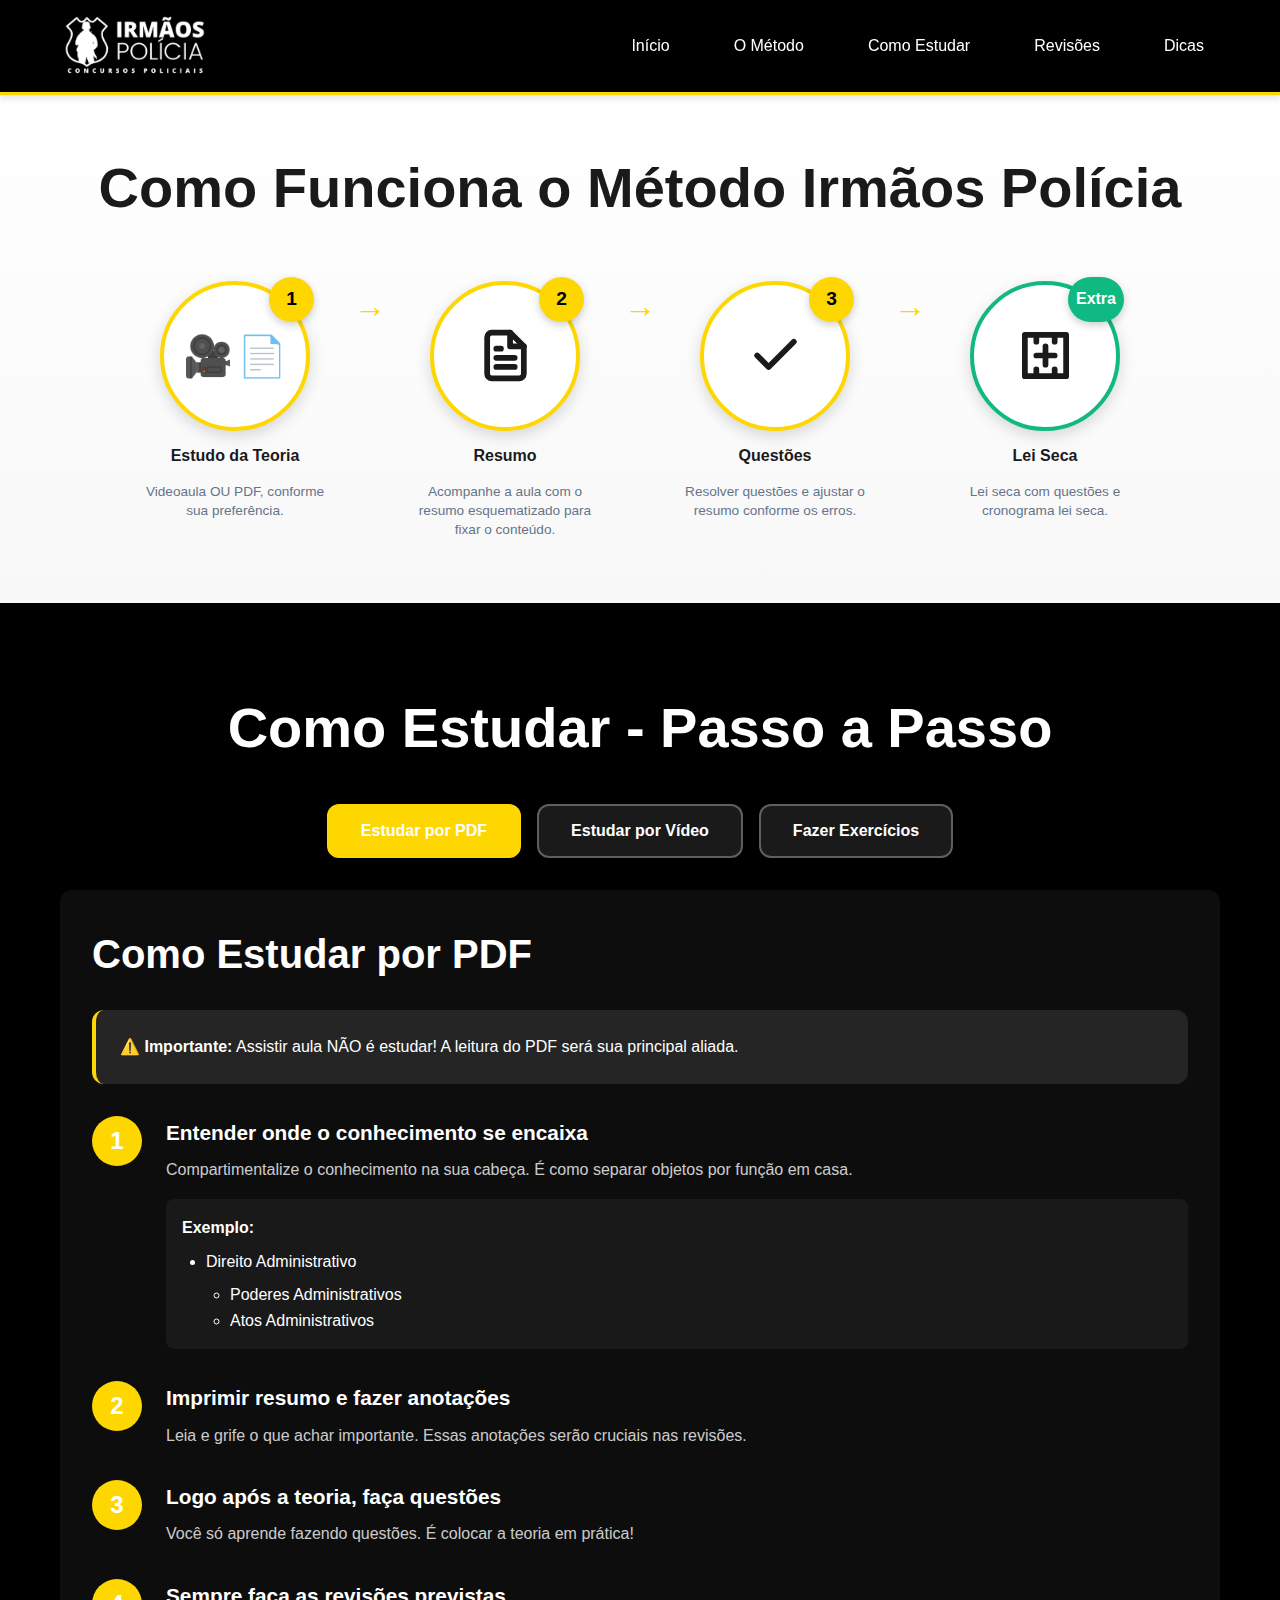
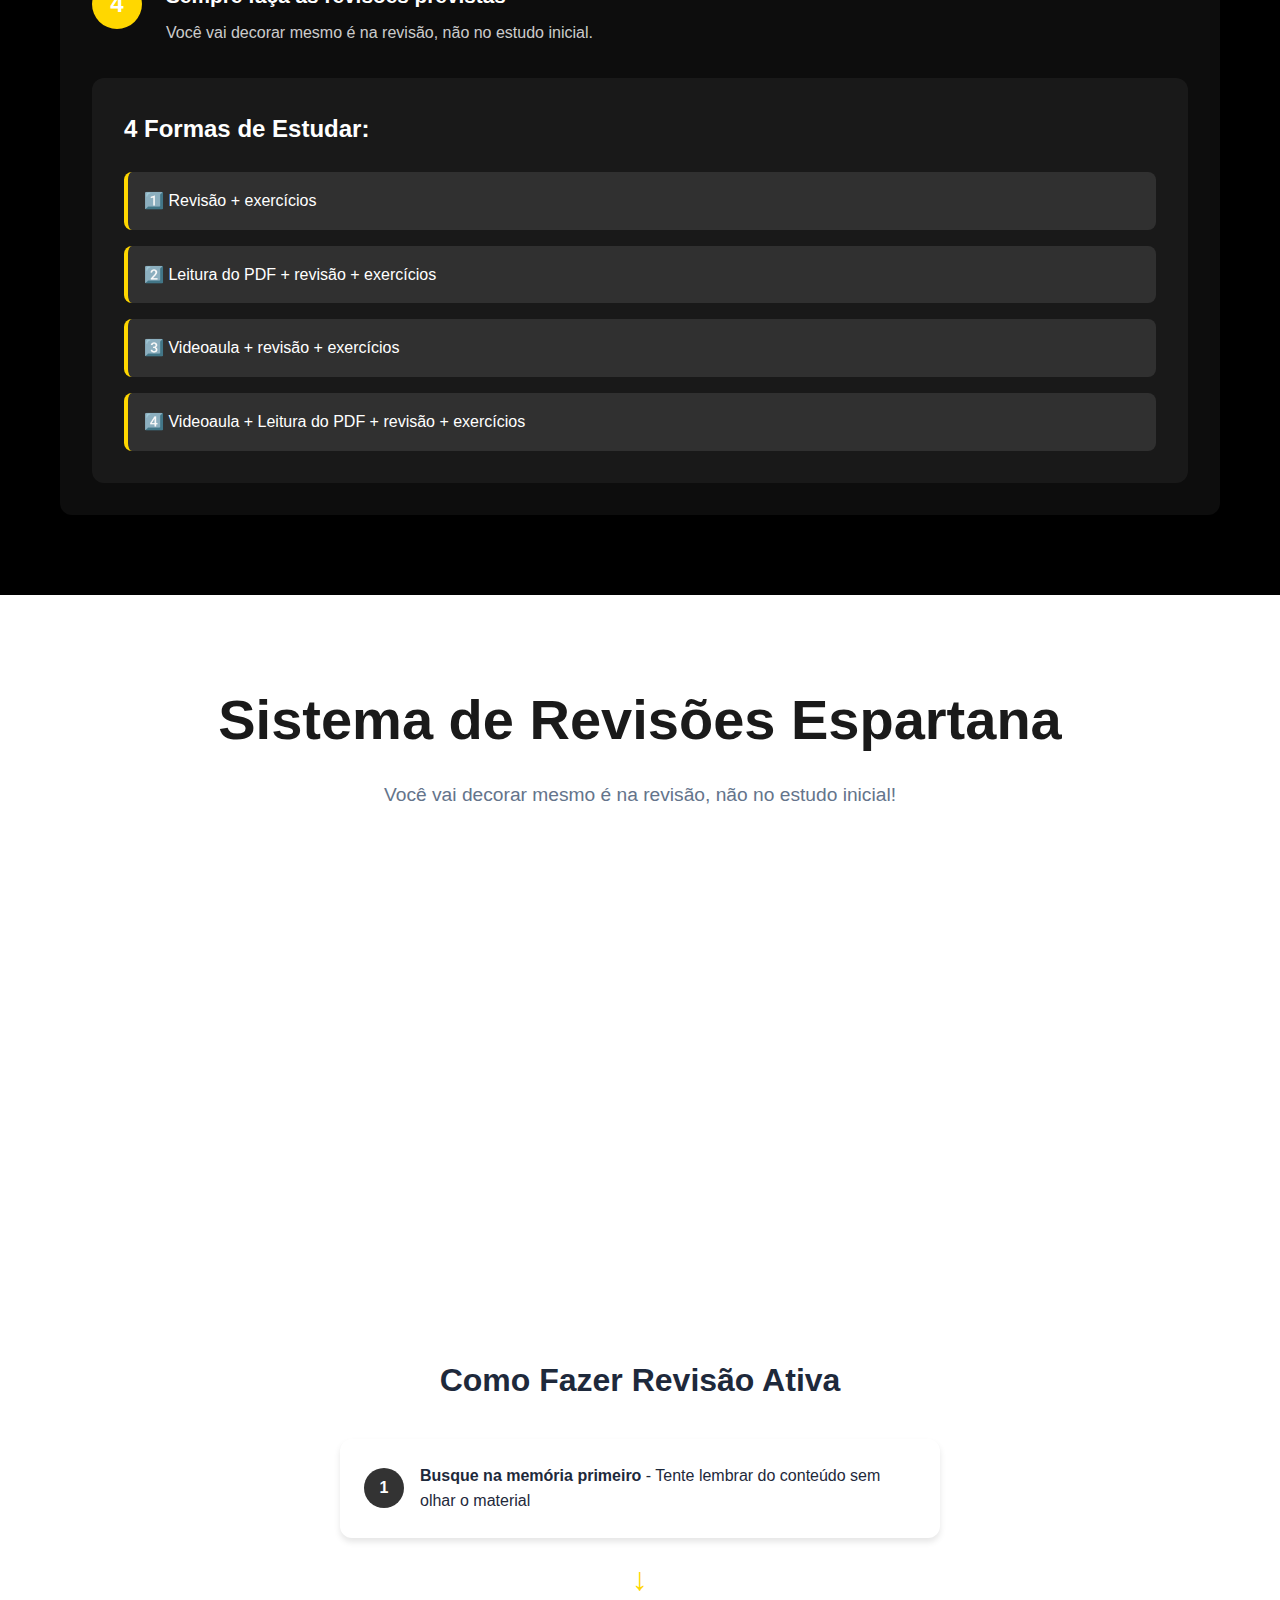
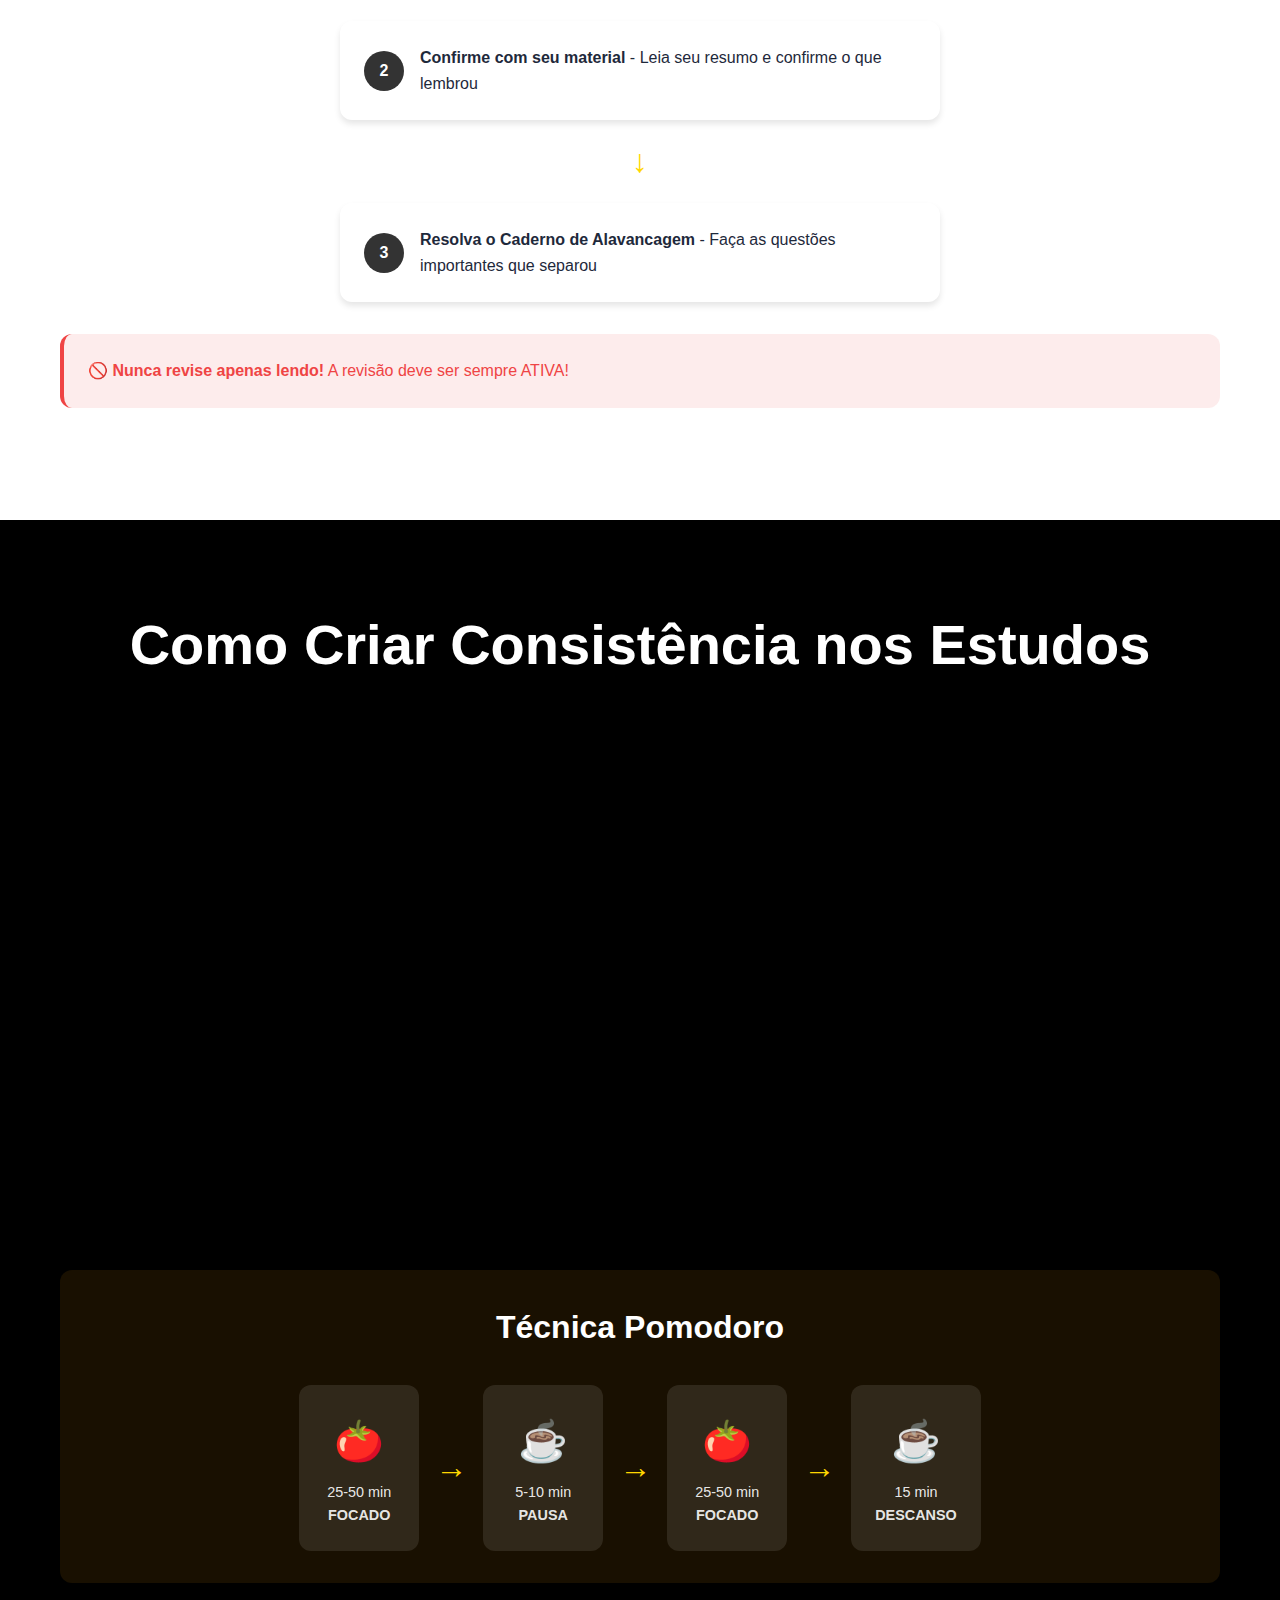
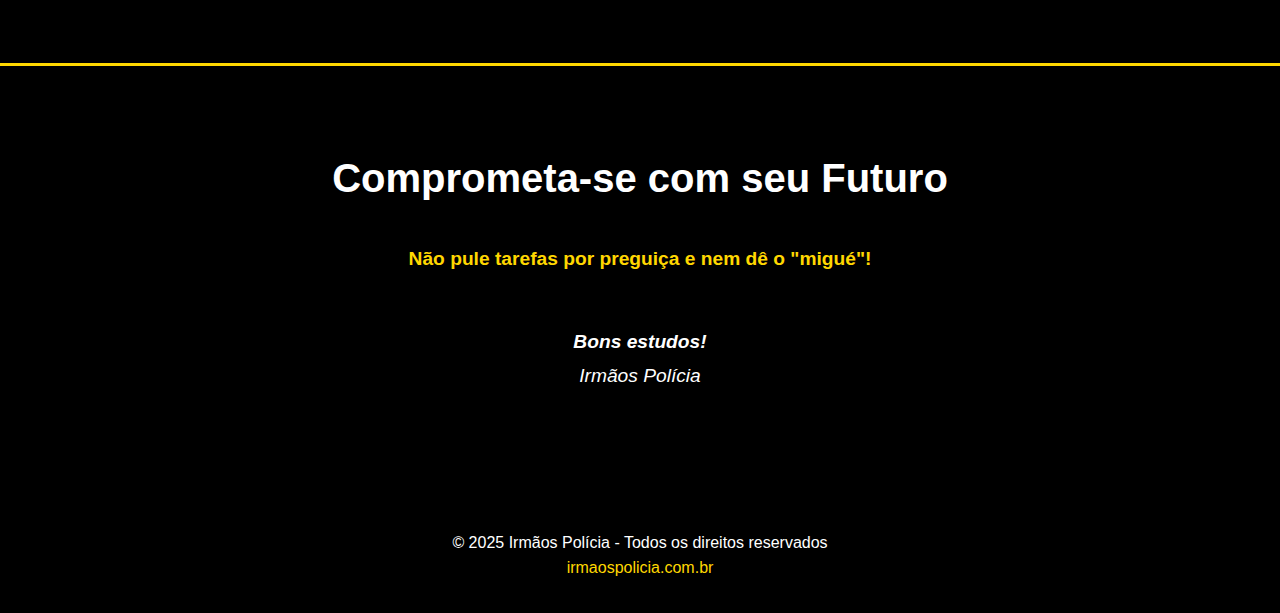
<file: index.html>
<!DOCTYPE html>
<html lang="pt-BR">
<head>
    <meta charset="UTF-8">
    <meta name="viewport" content="width=device-width, initial-scale=1.0">
    <title>Método Irmãos Polícia - Guia de Estudos</title>
    <link rel="stylesheet" href="styles.css">
</head>
<body>
    <header>
        <nav class="navbar">
            <div class="container">
                <div class="logo">
                    <img src="logo.png" alt="Irmãos Polícia" class="logo-img">
                </div>
                <button class="menu-toggle" id="menuToggle">
                    <span></span>
                    <span></span>
                    <span></span>
                </button>
                <ul class="nav-links" id="navLinks">
                    <li><a href="#home">Início</a></li>
                    <li><a href="#metodo">O Método</a></li>
                    <li><a href="#estudo">Como Estudar</a></li>
                    <li><a href="#revisoes">Revisões</a></li>
                    <li><a href="#dicas">Dicas</a></li>
                </ul>
            </div>
        </nav>
    </header>

    <main>

        <!-- O Método -->
        <section id="metodo" class="section section-method">
            <div class="container">
                <h2 class="section-title">Como Funciona o Método Irmãos Polícia</h2>

                <div class="method-circles">
                    <div class="circle-item" onclick="showDetail('videoaula')">
                        <div class="circle-wrapper">
                            <div class="circle-number">1</div>
                            <div class="circle-icons-dual">
                                <div class="icon-video">🎥</div>
                                <div class="icon-pdf">📄</div>
                            </div>
                        </div>
                        <h4>Estudo da Teoria</h4>
                        <p>Videoaula OU PDF, conforme sua preferência.</p>
                    </div>

                    <div class="circle-arrow">→</div>

                    <div class="circle-item" onclick="showDetail('resumo')">
                        <div class="circle-wrapper">
                            <div class="circle-number">2</div>
                            <div class="circle-icon">
                                <svg xmlns="http://www.w3.org/2000/svg" viewBox="0 0 24 24" fill="none" stroke="currentColor" stroke-width="2" stroke-linecap="round" stroke-linejoin="round" class="icon-svg">
                                    <path d="M14 2H6a2 2 0 0 0-2 2v16a2 2 0 0 0 2 2h12a2 2 0 0 0 2-2V8z"></path>
                                    <polyline points="14 2 14 8 20 8"></polyline>
                                    <line x1="16" y1="13" x2="8" y2="13"></line>
                                    <line x1="16" y1="17" x2="8" y2="17"></line>
                                    <polyline points="10 9 9 9 8 9"></polyline>
                                </svg>
                            </div>
                        </div>
                        <h4>Resumo</h4>
                        <p>Acompanhe a aula com o resumo esquematizado para fixar o conteúdo.</p>
                    </div>

                    <div class="circle-arrow">→</div>

                    <div class="circle-item" onclick="showDetail('questoes')">
                        <div class="circle-wrapper">
                            <div class="circle-number">3</div>
                            <div class="circle-icon">
                                <svg xmlns="http://www.w3.org/2000/svg" viewBox="0 0 24 24" fill="none" stroke="currentColor" stroke-width="2" stroke-linecap="round" stroke-linejoin="round" class="icon-svg">
                                    <polyline points="20 6 9 17 4 12"></polyline>
                                </svg>
                            </div>
                        </div>
                        <h4>Questões</h4>
                        <p>Resolver questões e ajustar o resumo conforme os erros.</p>
                    </div>

                    <div class="circle-arrow">→</div>

                    <div class="circle-item circle-extra">
                        <div class="circle-wrapper extra">
                            <div class="circle-number">Extra</div>
                            <div class="circle-icon">
                                <svg xmlns="http://www.w3.org/2000/svg" viewBox="0 0 24 24" fill="none" stroke="currentColor" stroke-width="2" stroke-linecap="round" stroke-linejoin="round" class="icon-svg">
                                    <path d="M3 3h18v18H3zM12 8v8m-4-4h8"></path>
                                    <path d="M8 3v3M16 3v3M8 18v3M16 18v3"></path>
                                </svg>
                            </div>
                        </div>
                        <h4>Lei Seca</h4>
                        <p>Lei seca com questões e cronograma lei seca.</p>
                    </div>
                </div>
            </div>
        </section>

        <!-- Como Estudar -->
        <section id="estudo" class="section section-dark">
            <div class="container">
                <h2 class="section-title">Como Estudar - Passo a Passo</h2>

                <div class="study-methods">
                    <div class="method-tabs">
                        <button class="tab-btn active" onclick="showMethod('pdf')">Estudar por PDF</button>
                        <button class="tab-btn" onclick="showMethod('video')">Estudar por Vídeo</button>
                        <button class="tab-btn" onclick="showMethod('exercicios')">Fazer Exercícios</button>
                    </div>

                    <!-- PDF Method -->
                    <div id="pdf-method" class="method-content active">
                        <h3>Como Estudar por PDF</h3>
                        <div class="alert alert-warning">
                            <strong>⚠️ Importante:</strong> Assistir aula NÃO é estudar! A leitura do PDF será sua principal aliada.
                        </div>

                        <div class="steps">
                            <div class="step">
                                <div class="step-number">1</div>
                                <div class="step-content">
                                    <h4>Entender onde o conhecimento se encaixa</h4>
                                    <p>Compartimentalize o conhecimento na sua cabeça. É como separar objetos por função em casa.</p>
                                    <div class="example">
                                        <strong>Exemplo:</strong>
                                        <ul>
                                            <li>Direito Administrativo
                                                <ul>
                                                    <li>Poderes Administrativos</li>
                                                    <li>Atos Administrativos</li>
                                                </ul>
                                            </li>
                                        </ul>
                                    </div>
                                </div>
                            </div>

                            <div class="step">
                                <div class="step-number">2</div>
                                <div class="step-content">
                                    <h4>Imprimir resumo e fazer anotações</h4>
                                    <p>Leia e grife o que achar importante. Essas anotações serão cruciais nas revisões.</p>
                                </div>
                            </div>

                            <div class="step">
                                <div class="step-number">3</div>
                                <div class="step-content">
                                    <h4>Logo após a teoria, faça questões</h4>
                                    <p>Você só aprende fazendo questões. É colocar a teoria em prática!</p>
                                </div>
                            </div>

                            <div class="step">
                                <div class="step-number">4</div>
                                <div class="step-content">
                                    <h4>Sempre faça as revisões previstas</h4>
                                    <p>Você vai decorar mesmo é na revisão, não no estudo inicial.</p>
                                </div>
                            </div>
                        </div>

                        <div class="study-forms">
                            <h4>4 Formas de Estudar:</h4>
                            <div class="forms-list">
                                <div class="form-item">1️⃣ Revisão + exercícios</div>
                                <div class="form-item">2️⃣ Leitura do PDF + revisão + exercícios</div>
                                <div class="form-item">3️⃣ Videoaula + revisão + exercícios</div>
                                <div class="form-item">4️⃣ Videoaula + Leitura do PDF + revisão + exercícios</div>
                            </div>
                        </div>
                    </div>

                    <!-- Video Method -->
                    <div id="video-method" class="method-content">
                        <h3>Como Assistir Videoaulas</h3>
                        <div class="alert alert-info">
                            <strong>💡 Atenção:</strong> Videoaula é confortável, mas pode ser um método de baixa retenção se feito passivamente.
                        </div>

                        <div class="video-tips">
                            <div class="tip-card">
                                <div class="tip-icon">📋</div>
                                <h4>1. Tenha Material Escrito</h4>
                                <p>Sempre acompanhe com o resumo impresso</p>
                            </div>

                            <div class="tip-card">
                                <div class="tip-icon">⚡</div>
                                <h4>2. Velocidade 1.5x ou Mais</h4>
                                <p>Otimize seu tempo assistindo mais rápido</p>
                            </div>

                            <div class="tip-card">
                                <div class="tip-icon">🎯</div>
                                <h4>3. Resolva Antes do Professor</h4>
                                <p>Quando aparecer exercício, tente resolver primeiro</p>
                            </div>

                            <div class="tip-card">
                                <div class="tip-icon">📌</div>
                                <h4>4. Use em 3 Ocasiões</h4>
                                <p>• Quando estiver nas metas<br>• Quando tiver dificuldade no PDF<br>• Para revisar quando cansado</p>
                            </div>
                        </div>
                    </div>

                    <!-- Exercícios Method -->
                    <div id="exercicios-method" class="method-content">
                        <h3>Como Fazer Exercícios</h3>

                        <div class="alert alert-success">
                            <strong>✅ Regra de Ouro:</strong> Fazer os mesmos exercícios pelo menos 3 vezes. REPETIÇÃO é a chave!
                        </div>

                        <div class="exercise-tips">
                            <div class="exercise-step">
                                <span class="badge">1</span>
                                <p><strong>Faça questões após cada tópico</strong> - Não deixe para depois!</p>
                            </div>

                            <div class="exercise-step">
                                <span class="badge">2</span>
                                <p><strong>Veja o comentário imediatamente</strong> - Confira após cada questão, não em lote</p>
                            </div>

                            <div class="exercise-step">
                                <span class="badge">3</span>
                                <p><strong>Marque as questões importantes (Caderno de alavancagem)</strong> - Dúvidas, erros e que resumem bem a matéria</p>
                            </div>

                            <div class="exercise-step">
                                <span class="badge">4</span>
                                <p><strong>Calcule seu percentual</strong> - Acima de 70% está ótimo na primeira passada</p>
                            </div>

                            <div class="exercise-step">
                                <span class="badge">5</span>
                                <p><strong>Repita pelo menos 3 vezes</strong> - Cada repetição aprofunda o conhecimento. A cada repetição/revisão foque em aumentar seu percentual de acerto no assunto</p>
                            </div>
                        </div>

                        <div class="caderno-alavancagem">
                            <h4>📚 Caderno de Alavancagem</h4>
                            <p>Separe 3 tipos de questões:</p>
                            <div class="question-types">
                                <div class="q-type">❌ Questões que você erra</div>
                                <div class="q-type">❓ Questões com dúvida</div>
                                <div class="q-type">⭐ Questões que resumem bem o assunto</div>
                            </div>
                        </div>
                    </div>
                </div>
            </div>
        </section>

        <!-- Revisões -->
        <section id="revisoes" class="section">
            <div class="container">
                <h2 class="section-title">Sistema de Revisões Espartana</h2>
                <p class="section-intro">Você vai decorar mesmo é na revisão, não no estudo inicial!</p>

                <div class="revision-types">
                    <div class="revision-card">
                        <div class="revision-header">
                            <div class="revision-icon">⏰</div>
                            <h3>Revisão de 24 Horas</h3>
                        </div>
                        <div class="revision-body">
                            <p class="revision-time">Para cada 1h de estudo = 10 min de revisão</p>
                            <p>Revisão rápida no dia seguinte ao contato com a matéria</p>
                            <div class="revision-badge">Rápida</div>
                        </div>
                    </div>

                    <div class="revision-card">
                        <div class="revision-header">
                            <div class="revision-icon">📦</div>
                            <h3>Revisão em Bloco</h3>
                        </div>
                        <div class="revision-body">
                            <p class="revision-time">A cada 2-3 assuntos novos</p>
                            <p>Reveja anotações/resumos + 20 min de exercícios específicos</p>
                            <div class="revision-badge">Moderada</div>
                        </div>
                    </div>

                    <div class="revision-card">
                        <div class="revision-header">
                            <div class="revision-icon">🎯</div>
                            <h3>Revisão Geral</h3>
                        </div>
                        <div class="revision-body">
                            <p class="revision-time">90 a 120 minutos</p>
                            <p>Revise TODOS os assuntos estudados na matéria</p>
                            <div class="revision-badge">Completa</div>
                        </div>
                    </div>
                </div>

                <div class="revision-method">
                    <h3>Como Fazer Revisão Ativa</h3>
                    <div class="active-revision">
                        <div class="ar-step">
                            <span class="ar-number">1</span>
                            <p><strong>Busque na memória primeiro</strong> - Tente lembrar do conteúdo sem olhar o material</p>
                        </div>
                        <div class="ar-arrow">↓</div>
                        <div class="ar-step">
                            <span class="ar-number">2</span>
                            <p><strong>Confirme com seu material</strong> - Leia seu resumo e confirme o que lembrou</p>
                        </div>
                        <div class="ar-arrow">↓</div>
                        <div class="ar-step">
                            <span class="ar-number">3</span>
                            <p><strong>Resolva o Caderno de Alavancagem</strong> - Faça as questões importantes que separou</p>
                        </div>
                    </div>
                    <div class="alert alert-danger">
                        <strong>🚫 Nunca revise apenas lendo!</strong> A revisão deve ser sempre ATIVA!
                    </div>
                </div>
            </div>
        </section>

        <!-- Dicas de Consistência -->
        <section id="dicas" class="section section-dark">
            <div class="container">
                <h2 class="section-title">Como Criar Consistência nos Estudos</h2>

                <div class="tips-grid">
                    <div class="tip-box">
                        <div class="tip-header">
                            <span class="tip-emoji">🎯</span>
                            <h4>Deixe o Estudo Fácil</h4>
                        </div>
                        <p>Não dê passos maiores que a perna. Comece com o que consegue fazer. Antes feito que perfeito!</p>
                    </div>

                    <div class="tip-box">
                        <div class="tip-header">
                            <span class="tip-emoji">💪</span>
                            <h4>Seja Realista</h4>
                        </div>
                        <p>Sua rotina é diferente dos outros. Não se compare! Se consegue 2 horas, comece com 2 horas. Mas desafie-se!</p>
                    </div>

                    <div class="tip-box">
                        <div class="tip-header">
                            <span class="tip-emoji">🎪</span>
                            <h4>Uma Meta por Dia</h4>
                        </div>
                        <p>Acorde com UMA meta clara. Muitas metas dispersam, nenhuma desmotiva. Uma é o ideal!</p>
                    </div>

                    <div class="tip-box">
                        <div class="tip-header">
                            <span class="tip-emoji">👥</span>
                            <h4>Participe da Comunidade</h4>
                        </div>
                        <p>Quanto mais pertencente você se sentir, mais motivado ficará para cumprir suas metas.</p>
                    </div>

                    <div class="tip-box">
                        <div class="tip-header">
                            <span class="tip-emoji">🍅</span>
                            <h4>Use o Pomodoro</h4>
                        </div>
                        <p>A melhor técnica de produtividade! 25-50 min focado + 5-10 min pausa. Celular em modo avião!</p>
                    </div>

                    <div class="tip-box">
                        <div class="tip-header">
                            <span class="tip-emoji">🔥</span>
                            <h4>Sangue nos Olhos</h4>
                        </div>
                        <p>Não adianta ter o melhor material sem determinação. Acorde com faca nos dentes para suas metas!</p>
                    </div>
                </div>

                <div class="pomodoro-section">
                    <h3>Técnica Pomodoro</h3>
                    <div class="pomodoro-visual">
                        <div class="pomo-item">
                            <div class="pomo-icon">🍅</div>
                            <p>25-50 min<br><strong>FOCADO</strong></p>
                        </div>
                        <div class="pomo-arrow">→</div>
                        <div class="pomo-item">
                            <div class="pomo-icon">☕</div>
                            <p>5-10 min<br><strong>PAUSA</strong></p>
                        </div>
                        <div class="pomo-arrow">→</div>
                        <div class="pomo-item">
                            <div class="pomo-icon">🍅</div>
                            <p>25-50 min<br><strong>FOCADO</strong></p>
                        </div>
                        <div class="pomo-arrow">→</div>
                        <div class="pomo-item">
                            <div class="pomo-icon">☕</div>
                            <p>15 min<br><strong>DESCANSO</strong></p>
                        </div>
                    </div>
                </div>
            </div>
        </section>

        <!-- Palavras Finais -->
        <section class="section final-words">
            <div class="container">
                <div class="final-content">
                    <h2>Comprometa-se com seu Futuro</h2>
                    <div class="final-message">
                        <p class="highlight">Não pule tarefas por preguiça e nem dê o "migué"!</p>
                        <p class="signature"><strong>Bons estudos!</strong><br>Irmãos Polícia</p>
                    </div>
                </div>
            </div>
        </section>
    </main>

    <footer>
        <div class="container">
            <p>&copy; 2025 Irmãos Polícia - Todos os direitos reservados</p>
            <p><a href="https://irmaospolicia.com.br/" target="_blank">irmaospolicia.com.br</a></p>
        </div>
    </footer>

    <!-- Modal para detalhes -->
    <div id="modal" class="modal">
        <div class="modal-content">
            <span class="close">&times;</span>
            <div id="modal-body"></div>
        </div>
    </div>

    <script src="script.js"></script>
</body>
</html>
</file>
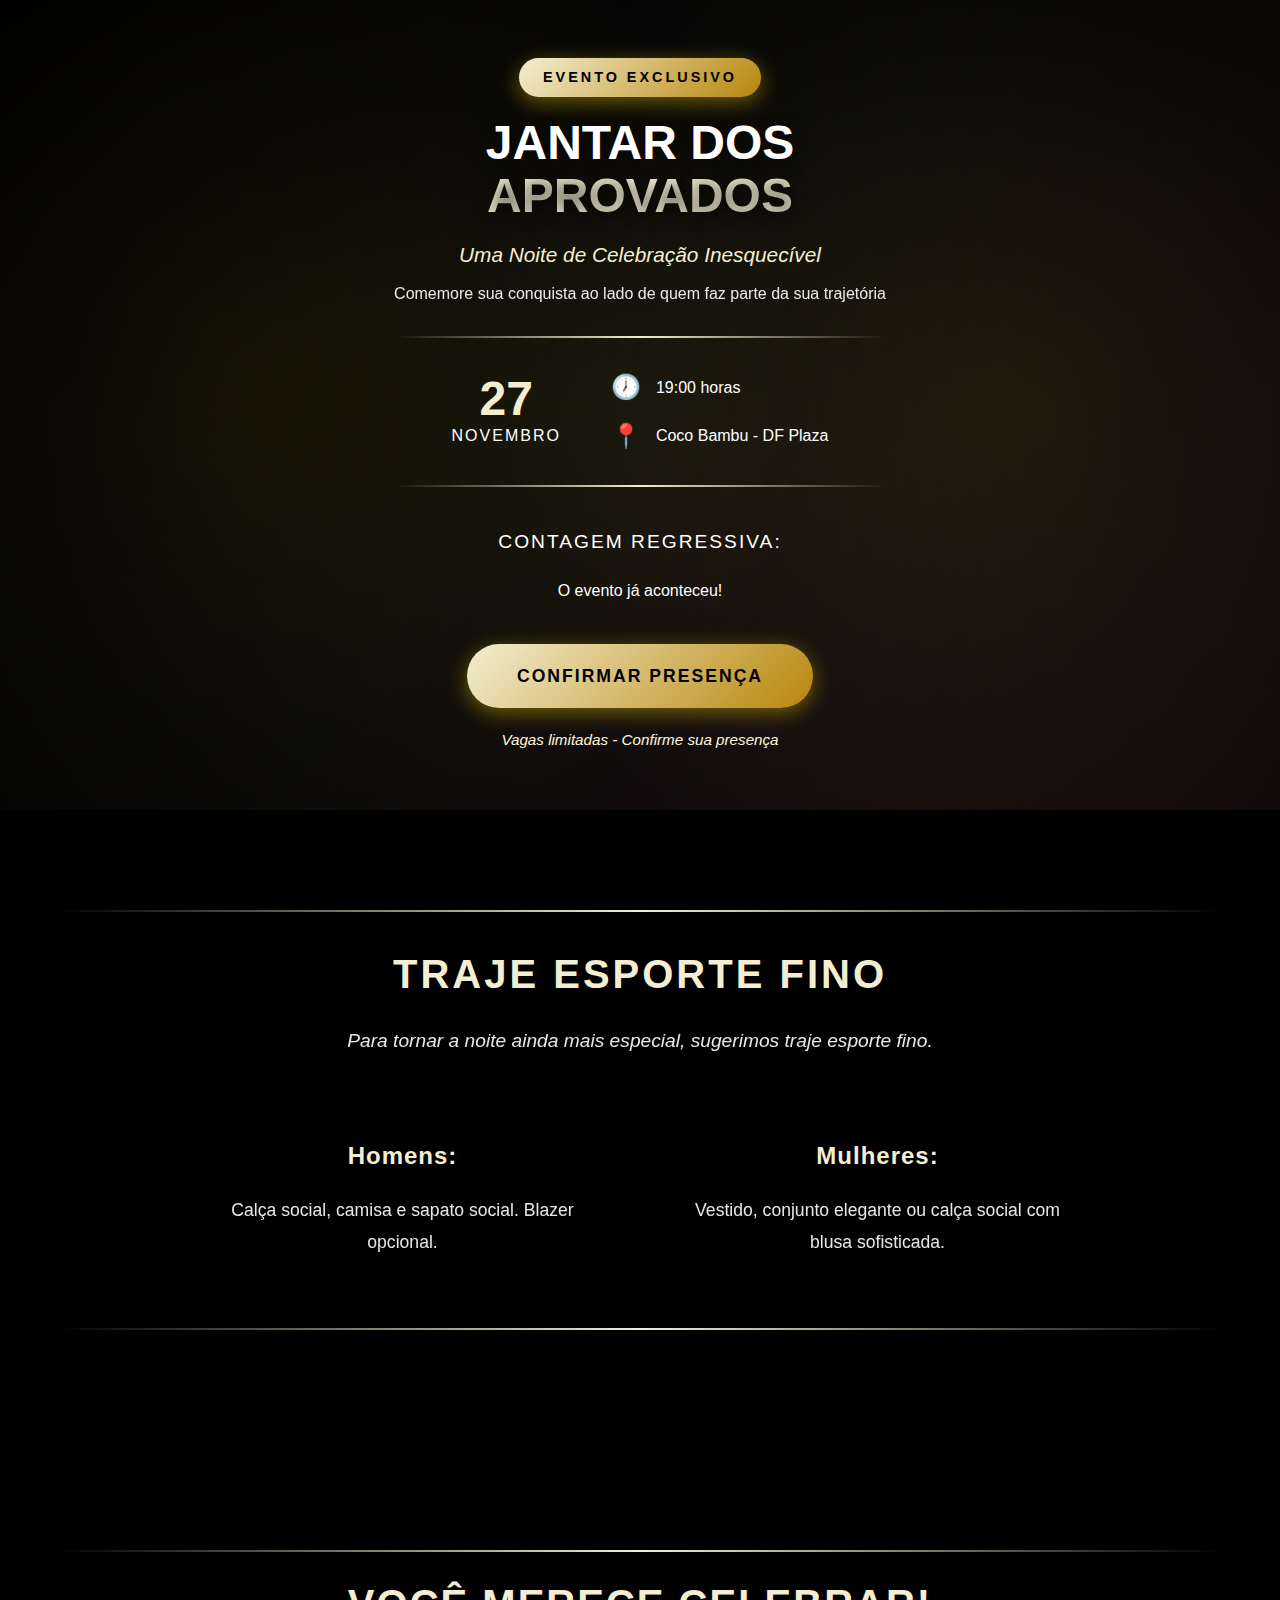
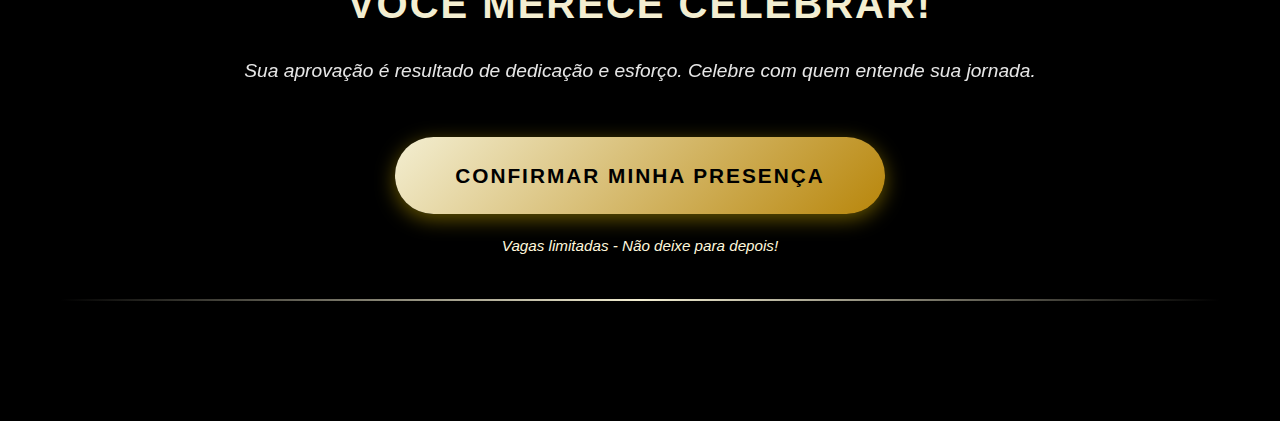
<file: 32. Página de vendas resumos/index.html>
<!DOCTYPE html>
<html lang="pt-BR">
<head>
    <meta charset="UTF-8">
    <meta http-equiv="refresh" content="0;url=jantar-aprovados.html">
    <meta name="viewport" content="width=device-width, initial-scale=1.0">
    <title>Redirecionando...</title>
    <script>
        window.location.href = 'jantar-aprovados.html';
    </script>
</head>
<body>
    <p>Redirecionando para o Jantar dos Aprovados...</p>
</body>
</html>
</file>
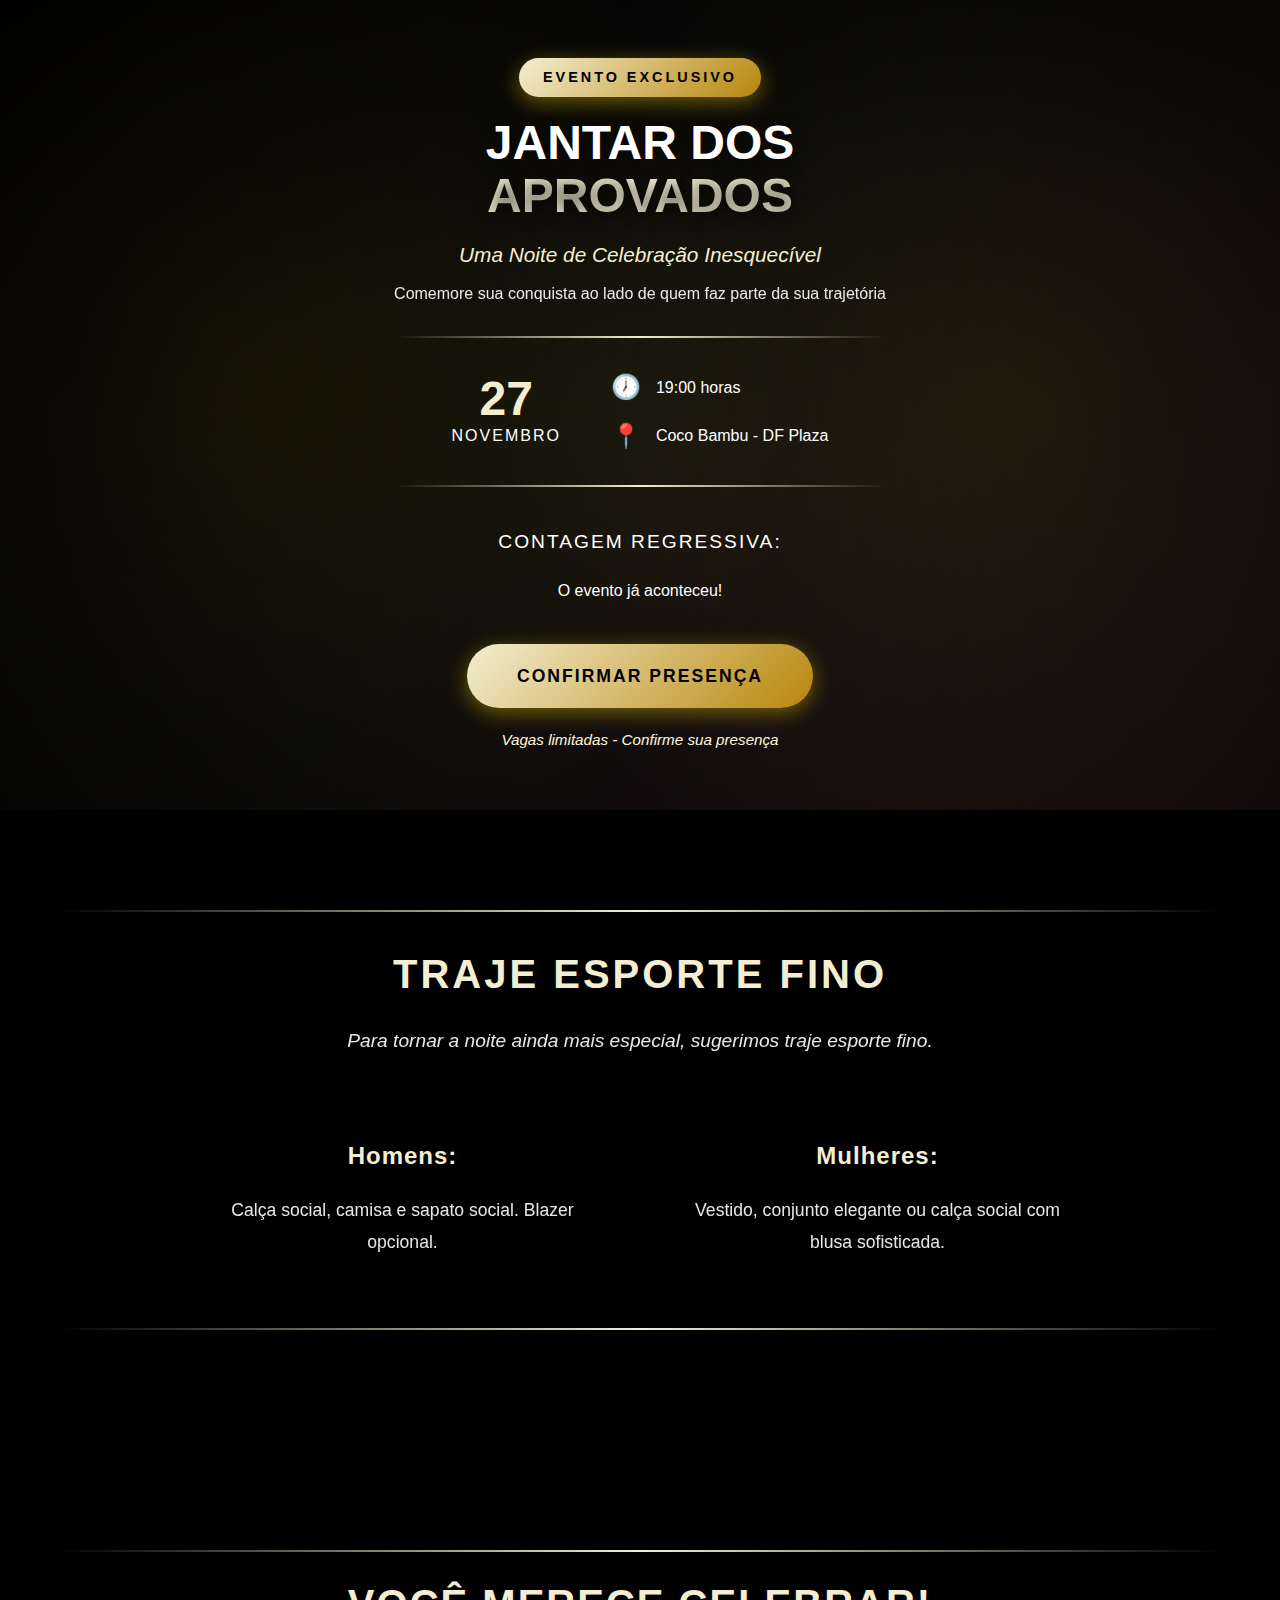
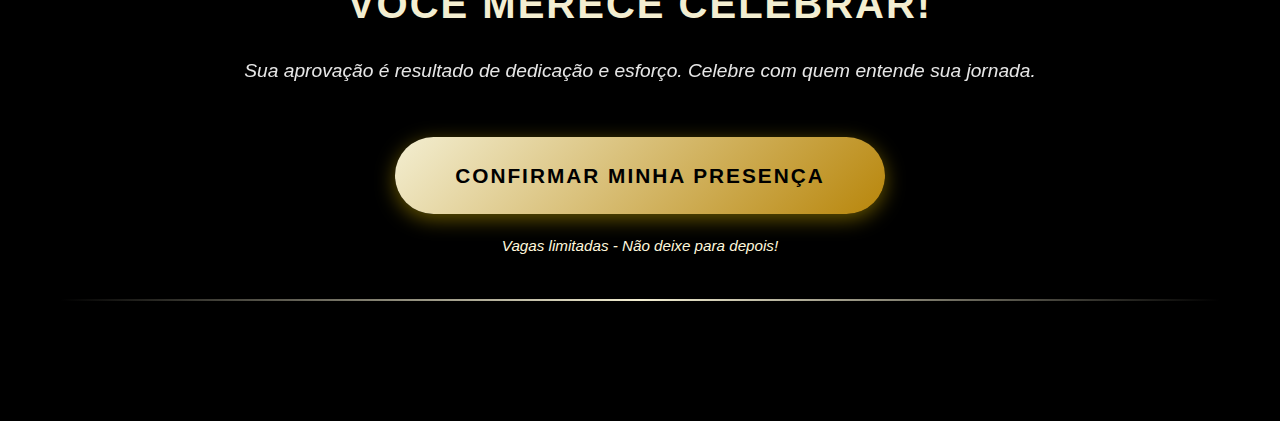
<file: 32. Página de vendas resumos/jantar-aprovados.html>
<!DOCTYPE html>
<html lang="pt-BR">
<head>
    <meta charset="UTF-8">
    <meta name="viewport" content="width=device-width, initial-scale=1.0">
    <meta name="description" content="Jantar dos Aprovados - Uma noite de celebração exclusiva no Coco Bambu">
    <meta property="og:title" content="Jantar dos Aprovados | Irmãos Polícia">
    <meta property="og:description" content="Celebre sua aprovação com estilo! 27/11 às 19h no Coco Bambu DF Plaza">
    <meta property="og:image" content="./logo.png">
    <title>Jantar dos Aprovados | 27/11/2025</title>
    <link rel="stylesheet" href="styles.css">
</head>
<body class="dinner-page">

    <!-- Hero Section -->
    <section class="dinner-hero">
        <div class="dinner-overlay"></div>
        <div class="dinner-hero-content">
            <div class="luxury-badge">EVENTO EXCLUSIVO</div>
            <h1 class="dinner-title">JANTAR DOS<br><span class="gold-text">APROVADOS</span></h1>
            <div class="dinner-tagline">Uma Noite de Celebração Inesquecível</div>
            <div class="dinner-subtitle">Comemore sua conquista ao lado de quem faz parte da sua trajetória</div>

            <div class="dinner-info-elegant">
                <div class="elegant-divider"></div>
                <div class="dinner-date-time">
                    <div class="date-block">
                        <span class="date-number">27</span>
                        <span class="date-month">NOVEMBRO</span>
                    </div>
                    <div class="time-location">
                        <div class="time-line">
                            <span class="icon-elegant">🕖</span>
                            <span class="text-elegant">19:00 horas</span>
                        </div>
                        <div class="location-line">
                            <span class="icon-elegant">📍</span>
                            <span class="text-elegant">Coco Bambu - DF Plaza</span>
                        </div>
                    </div>
                </div>
                <div class="elegant-divider"></div>
            </div>

            <div class="countdown-container luxury-countdown">
                <div class="countdown-title">Contagem Regressiva:</div>
                <div class="countdown" id="countdown-dinner">
                    <div class="countdown-item">
                        <span class="countdown-number" id="days-dinner">00</span>
                        <span class="countdown-label">Dias</span>
                    </div>
                    <div class="countdown-item">
                        <span class="countdown-number" id="hours-dinner">00</span>
                        <span class="countdown-label">Horas</span>
                    </div>
                    <div class="countdown-item">
                        <span class="countdown-number" id="minutes-dinner">00</span>
                        <span class="countdown-label">Min</span>
                    </div>
                    <div class="countdown-item">
                        <span class="countdown-number" id="seconds-dinner">00</span>
                        <span class="countdown-label">Seg</span>
                    </div>
                </div>
            </div>

            <a href="#" target="_blank" class="dinner-cta-btn" id="dinnerRSVP">
                CONFIRMAR PRESENÇA
            </a>
            <p class="cta-note-elegant">Vagas limitadas - Confirme sua presença</p>
        </div>
    </section>

    <!-- Dress Code Section with CTA -->
    <section class="dresscode-section-exclusive">
        <div class="container">
            <div class="elegant-divider"></div>
            <h2 class="dresscode-title-elegant">Traje Esporte Fino</h2>
            <p class="dresscode-subtitle-elegant">Para tornar a noite ainda mais especial, sugerimos traje esporte fino.</p>

            <div class="dresscode-grid-elegant">
                <div class="dresscode-box-elegant">
                    <h3 class="dresscode-category">Homens:</h3>
                    <p class="dresscode-description">Calça social, camisa e sapato social. Blazer opcional.</p>
                </div>
                <div class="dresscode-box-elegant">
                    <h3 class="dresscode-category">Mulheres:</h3>
                    <p class="dresscode-description">Vestido, conjunto elegante ou calça social com blusa sofisticada.</p>
                </div>
            </div>
            <div class="elegant-divider"></div>
        </div>
    </section>

    <!-- Final CTA Section -->
    <section class="final-cta-section dinner-final-cta-gold">
        <div class="container">
            <div class="elegant-divider"></div>
            <h2 class="cta-title">Você Merece Celebrar!</h2>
            <p class="cta-subtitle">Sua aprovação é resultado de dedicação e esforço. Celebre com quem entende sua jornada.</p>
            <a href="#" target="_blank" class="dinner-cta-btn large" id="dinnerRSVPBottom">
                CONFIRMAR MINHA PRESENÇA
            </a>
            <p class="cta-note-elegant">Vagas limitadas - Não deixe para depois!</p>
            <div class="elegant-divider" style="margin-top: 40px;"></div>
        </div>
    </section>

    <script src="script.js"></script>
</body>
</html>
</file>
<file: styles.css>
/* Reset e Configurações Básicas */
* {
    margin: 0;
    padding: 0;
    box-sizing: border-box;
}

:root {
    --primary-color: #1a1a1a;
    --secondary-color: #333333;
    --accent-color: #FFD700;
    --dark-bg: #000000;
    --light-bg: #f8f8f8;
    --text-dark: #1e293b;
    --text-light: #64748b;
    --white: #ffffff;
    --success: #10b981;
    --warning: #FFD700;
    --danger: #ef4444;
    --border-radius: 12px;
    --shadow: 0 4px 6px rgba(0, 0, 0, 0.1);
    --shadow-lg: 0 10px 25px rgba(0, 0, 0, 0.15);
}

html {
    scroll-behavior: smooth;
}

body {
    font-family: 'Segoe UI', Tahoma, Geneva, Verdana, sans-serif;
    line-height: 1.6;
    color: var(--text-dark);
    background-color: var(--white);
}

.container {
    max-width: 1200px;
    margin: 0 auto;
    padding: 0 20px;
}

/* Header e Navegação */
header {
    background: var(--dark-bg);
    position: sticky;
    top: 0;
    z-index: 1000;
    box-shadow: var(--shadow);
    border-bottom: 3px solid var(--accent-color);
}

.navbar {
    padding: 1rem 0;
}

.navbar .container {
    display: flex;
    justify-content: space-between;
    align-items: center;
}

.logo {
    display: flex;
    align-items: center;
    gap: 15px;
}

.logo-img {
    height: 60px;
    object-fit: contain;
    width: auto;
}

.logo h1 {
    color: var(--white);
    font-size: 1.5rem;
    font-weight: 700;
}

.nav-links {
    display: flex;
    list-style: none;
    gap: 2rem;
}

.nav-links a {
    color: var(--white);
    text-decoration: none;
    font-weight: 500;
    transition: all 0.3s ease;
    padding: 0.5rem 1rem;
    border-radius: 6px;
}

.nav-links a:hover {
    background: rgba(255, 255, 255, 0.1);
    transform: translateY(-2px);
}

.menu-toggle {
    display: none;
    flex-direction: column;
    background: none;
    border: none;
    cursor: pointer;
    padding: 5px;
}

.menu-toggle span {
    width: 25px;
    height: 3px;
    background: var(--white);
    margin: 3px 0;
    transition: 0.3s;
    border-radius: 3px;
}


/* Buttons */
.btn {
    display: inline-block;
    padding: 1rem 2rem;
    border-radius: var(--border-radius);
    text-decoration: none;
    font-weight: 600;
    transition: all 0.3s ease;
    cursor: pointer;
    border: none;
    font-size: 1rem;
}

.btn-primary {
    background: var(--accent-color);
    color: var(--white);
}

.btn-primary:hover {
    background: #d97706;
    transform: translateY(-2px);
    box-shadow: var(--shadow-lg);
}

.btn-secondary {
    background: transparent;
    color: var(--secondary-color);
    border: 2px solid var(--secondary-color);
}

.btn-secondary:hover {
    background: var(--secondary-color);
    color: var(--white);
}

/* Sections */
.section {
    padding: 5rem 0;
}

.section-dark {
    background-color: var(--dark-bg);
    color: var(--white);
}

.section-title {
    font-size: 3.5rem;
    text-align: center;
    margin-bottom: 1rem;
    color: var(--primary-color);
    font-weight: 800;
}

.section-dark .section-title {
    color: var(--white);
}

.section-intro {
    text-align: center;
    font-size: 1.2rem;
    color: var(--text-light);
    margin-bottom: 3rem;
    max-width: 800px;
    margin-left: auto;
    margin-right: auto;
}

.section-dark .section-intro {
    color: rgba(255, 255, 255, 0.8);
}

/* Method Section */
.section-method {
    padding: 3rem 0;
    background: linear-gradient(180deg, var(--white) 0%, var(--light-bg) 100%);
}

/* Method Circles */
.method-circles {
    display: flex;
    justify-content: center;
    align-items: flex-start;
    gap: 1.5rem;
    margin-top: 2rem;
    flex-wrap: nowrap;
    padding: 1rem;
    max-width: 100%;
}

.circle-item {
    display: flex;
    flex-direction: column;
    align-items: center;
    gap: 0.8rem;
    cursor: pointer;
    transition: all 0.3s ease;
    min-width: 170px;
    max-width: 190px;
    flex-shrink: 0;
}

.circle-item:hover {
    transform: translateY(-10px);
}

.circle-wrapper {
    position: relative;
    width: 150px;
    height: 150px;
    background: var(--white);
    border-radius: 50%;
    display: flex;
    flex-direction: column;
    align-items: center;
    justify-content: center;
    box-shadow: 0 5px 15px rgba(0, 0, 0, 0.15);
    border: 4px solid var(--accent-color);
    transition: all 0.3s ease;
}

.circle-wrapper:hover {
    box-shadow: 0 8px 25px rgba(255, 215, 0, 0.4);
    transform: scale(1.05);
}

.circle-wrapper.extra {
    border-color: var(--success);
}

.circle-wrapper.extra:hover {
    box-shadow: 0 8px 25px rgba(16, 185, 129, 0.4);
}

.circle-number {
    position: absolute;
    top: -8px;
    right: -8px;
    min-width: 45px;
    height: 45px;
    padding: 0 8px;
    background: var(--accent-color);
    color: var(--dark-bg);
    border-radius: 25px;
    display: flex;
    align-items: center;
    justify-content: center;
    font-size: 1.2rem;
    font-weight: 800;
    box-shadow: 0 3px 8px rgba(0, 0, 0, 0.2);
}

.circle-wrapper.extra .circle-number {
    background: var(--success);
    color: var(--white);
    font-size: 1rem;
    font-weight: 700;
}

.circle-icon {
    display: flex;
    align-items: center;
    justify-content: center;
    width: 100%;
    height: 100%;
}

.icon-svg {
    width: 55px;
    height: 55px;
    stroke: var(--primary-color);
    stroke-width: 2.5;
}

.circle-icons-dual {
    display: flex;
    align-items: center;
    justify-content: center;
    gap: 0.3rem;
}

.icon-video,
.icon-pdf {
    font-size: 2.5rem;
}

.circle-item h4 {
    font-size: 1rem;
    font-weight: 700;
    color: var(--primary-color);
    text-align: center;
    margin: 0;
}

.circle-item p {
    font-size: 0.85rem;
    color: var(--text-light);
    text-align: center;
    margin: 0;
    line-height: 1.4;
}

.circle-arrow {
    font-size: 2rem;
    color: var(--accent-color);
    font-weight: bold;
    margin: 0;
    flex-shrink: 0;
}

.circle-item.circle-extra .circle-arrow {
    color: var(--success);
}

/* Study Methods */
.study-methods {
    margin-top: 2rem;
}

.method-tabs {
    display: flex;
    gap: 1rem;
    margin-bottom: 2rem;
    flex-wrap: wrap;
    justify-content: center;
}

.tab-btn {
    padding: 1rem 2rem;
    background: rgba(255, 255, 255, 0.1);
    color: var(--white);
    border: 2px solid rgba(255, 255, 255, 0.3);
    border-radius: var(--border-radius);
    cursor: pointer;
    font-size: 1rem;
    font-weight: 600;
    transition: all 0.3s ease;
}

.tab-btn:hover {
    background: rgba(255, 255, 255, 0.2);
}

.tab-btn.active {
    background: var(--accent-color);
    border-color: var(--accent-color);
}

.method-content {
    display: none;
    background: rgba(255, 255, 255, 0.05);
    padding: 2rem;
    border-radius: var(--border-radius);
    animation: fadeIn 0.5s ease;
}

.method-content.active {
    display: block;
}

.method-content h3 {
    font-size: 2.5rem;
    margin-bottom: 1.5rem;
    color: var(--white);
    font-weight: 700;
}

/* Alerts */
.alert {
    padding: 1.5rem;
    border-radius: var(--border-radius);
    margin-bottom: 2rem;
    border-left: 4px solid;
}

.alert-warning {
    background: rgba(245, 158, 11, 0.1);
    border-color: var(--warning);
    color: var(--warning);
}

.alert-info {
    background: rgba(59, 130, 246, 0.1);
    border-color: var(--secondary-color);
    color: var(--secondary-color);
}

.alert-success {
    background: rgba(16, 185, 129, 0.1);
    border-color: var(--success);
    color: var(--success);
}

.alert-danger {
    background: rgba(239, 68, 68, 0.1);
    border-color: var(--danger);
    color: var(--danger);
}

.section-dark .alert {
    background: rgba(255, 255, 255, 0.1);
    color: var(--white);
}

/* Steps */
.steps {
    display: flex;
    flex-direction: column;
    gap: 2rem;
    margin: 2rem 0;
}

.step {
    display: flex;
    gap: 1.5rem;
    align-items: flex-start;
}

.step-number {
    flex-shrink: 0;
    width: 50px;
    height: 50px;
    background: var(--accent-color);
    color: var(--white);
    border-radius: 50%;
    display: flex;
    align-items: center;
    justify-content: center;
    font-size: 1.5rem;
    font-weight: bold;
}

.step-content {
    flex: 1;
}

.step-content h4 {
    font-size: 1.3rem;
    margin-bottom: 0.5rem;
    color: var(--white);
}

.step-content p {
    color: rgba(255, 255, 255, 0.8);
}

.example {
    background: rgba(255, 255, 255, 0.05);
    padding: 1rem;
    border-radius: 8px;
    margin-top: 1rem;
}

.example ul {
    margin-left: 1.5rem;
    margin-top: 0.5rem;
}

/* Study Forms */
.study-forms {
    margin-top: 2rem;
    padding: 2rem;
    background: rgba(255, 255, 255, 0.05);
    border-radius: var(--border-radius);
}

.study-forms h4 {
    font-size: 1.5rem;
    margin-bottom: 1.5rem;
    color: var(--white);
}

.forms-list {
    display: grid;
    gap: 1rem;
}

.form-item {
    padding: 1rem;
    background: rgba(255, 255, 255, 0.1);
    border-radius: 8px;
    border-left: 4px solid var(--accent-color);
}

/* Video Tips */
.video-tips {
    display: grid;
    grid-template-columns: repeat(auto-fit, minmax(250px, 1fr));
    gap: 1.5rem;
    margin: 2rem 0;
}

.tip-card {
    background: rgba(255, 255, 255, 0.05);
    padding: 1.5rem;
    border-radius: var(--border-radius);
    text-align: center;
    border: 2px solid rgba(255, 255, 255, 0.1);
    transition: all 0.3s ease;
}

.tip-card:hover {
    transform: translateY(-5px);
    border-color: var(--accent-color);
}

.tip-icon {
    font-size: 3rem;
    margin-bottom: 1rem;
}

.tip-card h4 {
    font-size: 1.2rem;
    margin-bottom: 0.5rem;
    color: var(--white);
}

.tip-card p {
    color: rgba(255, 255, 255, 0.8);
    font-size: 0.95rem;
}

/* Exercise Tips */
.exercise-tips {
    margin: 2rem 0;
}

.exercise-step {
    display: flex;
    gap: 1rem;
    align-items: flex-start;
    margin-bottom: 1.5rem;
    padding: 1rem;
    background: rgba(255, 255, 255, 0.05);
    border-radius: 8px;
}

.badge {
    flex-shrink: 0;
    width: 35px;
    height: 35px;
    background: var(--success);
    color: var(--white);
    border-radius: 50%;
    display: flex;
    align-items: center;
    justify-content: center;
    font-weight: bold;
}

.exercise-step p {
    color: rgba(255, 255, 255, 0.9);
}

/* Caderno de Alavancagem */
.caderno-alavancagem {
    background: rgba(59, 130, 246, 0.1);
    padding: 2rem;
    border-radius: var(--border-radius);
    margin-top: 2rem;
}

.caderno-alavancagem h4 {
    font-size: 1.5rem;
    margin-bottom: 1rem;
    color: var(--white);
}

.caderno-alavancagem p {
    color: rgba(255, 255, 255, 0.8);
    margin-bottom: 1rem;
}

.question-types {
    display: grid;
    gap: 1rem;
}

.q-type {
    padding: 1rem;
    background: rgba(255, 255, 255, 0.1);
    border-radius: 8px;
    color: var(--white);
}

/* Revision Types */
.revision-types {
    display: grid;
    grid-template-columns: repeat(auto-fit, minmax(300px, 1fr));
    gap: 2rem;
    margin: 3rem 0;
}

.revision-card {
    background: var(--white);
    border-radius: var(--border-radius);
    overflow: hidden;
    box-shadow: var(--shadow);
    transition: all 0.3s ease;
}

.revision-card:hover {
    transform: translateY(-5px);
    box-shadow: var(--shadow-lg);
}

.revision-header {
    background: var(--dark-bg);
    color: var(--white);
    padding: 2rem;
    text-align: center;
    border-bottom: 3px solid var(--accent-color);
}

.revision-icon {
    font-size: 3rem;
    margin-bottom: 1rem;
}

.revision-header h3 {
    font-size: 1.5rem;
}

.revision-body {
    padding: 2rem;
}

.revision-time {
    font-size: 1.2rem;
    font-weight: bold;
    color: var(--accent-color);
    margin-bottom: 1rem;
}

.revision-badge {
    display: inline-block;
    padding: 0.5rem 1rem;
    background: var(--light-bg);
    color: var(--primary-color);
    border-radius: 20px;
    font-weight: 600;
    margin-top: 1rem;
}

/* Active Revision */
.revision-method {
    margin-top: 3rem;
}

.revision-method h3 {
    font-size: 2rem;
    margin-bottom: 2rem;
    text-align: center;
}

.active-revision {
    display: flex;
    flex-direction: column;
    align-items: center;
    gap: 1rem;
    margin: 2rem 0;
}

.ar-step {
    display: flex;
    align-items: center;
    gap: 1rem;
    background: var(--white);
    padding: 1.5rem;
    border-radius: var(--border-radius);
    box-shadow: var(--shadow);
    width: 100%;
    max-width: 600px;
}

.ar-number {
    flex-shrink: 0;
    width: 40px;
    height: 40px;
    background: var(--secondary-color);
    color: var(--white);
    border-radius: 50%;
    display: flex;
    align-items: center;
    justify-content: center;
    font-weight: bold;
}

.ar-step p {
    color: var(--text-dark);
}

.ar-arrow {
    font-size: 2rem;
    color: var(--accent-color);
}

/* Tips Grid */
.tips-grid {
    display: grid;
    grid-template-columns: repeat(auto-fit, minmax(300px, 1fr));
    gap: 2rem;
    margin-top: 3rem;
}

.tip-box {
    background: rgba(255, 255, 255, 0.05);
    padding: 2rem;
    border-radius: var(--border-radius);
    border: 2px solid rgba(255, 255, 255, 0.1);
    transition: all 0.3s ease;
}

.tip-box:hover {
    transform: translateY(-5px);
    border-color: var(--accent-color);
}

.tip-header {
    display: flex;
    align-items: center;
    gap: 1rem;
    margin-bottom: 1rem;
}

.tip-emoji {
    font-size: 2.5rem;
}

.tip-box h4 {
    font-size: 1.3rem;
    color: var(--white);
}

.tip-box p {
    color: rgba(255, 255, 255, 0.8);
}

/* Pomodoro Section */
.pomodoro-section {
    margin-top: 3rem;
    padding: 2rem;
    background: rgba(245, 158, 11, 0.1);
    border-radius: var(--border-radius);
}

.pomodoro-section h3 {
    font-size: 2rem;
    text-align: center;
    margin-bottom: 2rem;
    color: var(--white);
}

.pomodoro-visual {
    display: flex;
    justify-content: center;
    align-items: center;
    gap: 1rem;
    flex-wrap: wrap;
}

.pomo-item {
    text-align: center;
    padding: 1.5rem;
    background: rgba(255, 255, 255, 0.1);
    border-radius: var(--border-radius);
    min-width: 120px;
}

.pomo-icon {
    font-size: 2.5rem;
    margin-bottom: 0.5rem;
}

.pomo-item p {
    color: rgba(255, 255, 255, 0.9);
    font-size: 0.9rem;
}

.pomo-arrow {
    font-size: 2rem;
    color: var(--accent-color);
}

/* Final Words */
.final-words {
    background: var(--dark-bg);
    color: var(--white);
    text-align: center;
    border-top: 3px solid var(--accent-color);
}

.final-content h2 {
    font-size: 2.5rem;
    margin-bottom: 2rem;
}

.final-message {
    max-width: 800px;
    margin: 0 auto;
}

.final-message p {
    font-size: 1.2rem;
    margin-bottom: 1.5rem;
    line-height: 1.8;
}

.highlight {
    font-size: 1.5rem;
    font-weight: bold;
    color: var(--accent-color);
}

.signature {
    margin-top: 3rem;
    font-style: italic;
}

/* Footer */
footer {
    background: var(--dark-bg);
    color: var(--white);
    text-align: center;
    padding: 2rem 0;
}

footer a {
    color: var(--accent-color);
    text-decoration: none;
}

footer a:hover {
    text-decoration: underline;
}

/* Modal */
.modal {
    display: none;
    position: fixed;
    z-index: 2000;
    left: 0;
    top: 0;
    width: 100%;
    height: 100%;
    background: rgba(0, 0, 0, 0.8);
    animation: fadeIn 0.3s ease;
}

.modal-content {
    background: var(--white);
    margin: 5% auto;
    padding: 2rem;
    border-radius: var(--border-radius);
    max-width: 800px;
    max-height: 80vh;
    overflow-y: auto;
    position: relative;
    animation: slideDown 0.3s ease;
}

.close {
    position: absolute;
    right: 1.5rem;
    top: 1rem;
    font-size: 2rem;
    font-weight: bold;
    color: var(--text-light);
    cursor: pointer;
    transition: color 0.3s ease;
}

.close:hover {
    color: var(--danger);
}

/* Animations */
@keyframes fadeIn {
    from {
        opacity: 0;
    }
    to {
        opacity: 1;
    }
}

@keyframes fadeInUp {
    from {
        opacity: 0;
        transform: translateY(30px);
    }
    to {
        opacity: 1;
        transform: translateY(0);
    }
}

@keyframes slideDown {
    from {
        transform: translateY(-50px);
        opacity: 0;
    }
    to {
        transform: translateY(0);
        opacity: 1;
    }
}

/* Responsive Design */
@media (max-width: 768px) {
    .logo h1 {
        font-size: 1rem;
    }

    .logo-img {
        width: 40px;
        height: 40px;
    }

    .nav-links {
        display: none;
        position: absolute;
        top: 100%;
        left: 0;
        right: 0;
        background: var(--primary-color);
        flex-direction: column;
        padding: 1rem;
        gap: 0;
    }

    .nav-links.active {
        display: flex;
    }

    .nav-links li {
        width: 100%;
    }

    .nav-links a {
        display: block;
        padding: 1rem;
    }

    .menu-toggle {
        display: flex;
    }

    .menu-toggle.active span:nth-child(1) {
        transform: rotate(45deg) translate(5px, 5px);
    }

    .menu-toggle.active span:nth-child(2) {
        opacity: 0;
    }

    .menu-toggle.active span:nth-child(3) {
        transform: rotate(-45deg) translate(7px, -6px);
    }

    .hero-content h2 {
        font-size: 2rem;
    }

    .hero-subtitle {
        font-size: 1.1rem;
    }

    .section-title {
        font-size: 2.5rem;
    }

    .method-content h3 {
        font-size: 2rem;
    }

    .section {
        padding: 3rem 0;
    }

    .method-circles {
        gap: 1.5rem;
        flex-wrap: wrap;
        justify-content: center;
    }

    .circle-item {
        min-width: 150px;
        max-width: 180px;
    }

    .circle-arrow {
        transform: rotate(90deg);
        font-size: 2rem;
        margin: 0;
    }

    .circle-wrapper {
        width: 150px;
        height: 150px;
        border-width: 4px;
    }

    .icon-svg {
        width: 55px;
        height: 55px;
    }

    .icon-video,
    .icon-pdf {
        font-size: 2.5rem;
    }

    .circle-item h4 {
        font-size: 1rem;
    }

    .circle-number {
        min-width: 40px;
        height: 40px;
        font-size: 1.1rem;
    }

    .method-tabs {
        flex-direction: column;
    }

    .tab-btn {
        width: 100%;
    }

    .revision-types {
        grid-template-columns: 1fr;
    }

    .tips-grid {
        grid-template-columns: 1fr;
    }

    .video-tips {
        grid-template-columns: 1fr;
    }

    .pomodoro-visual {
        flex-direction: column;
    }

    .pomo-arrow {
        transform: rotate(90deg);
    }

    .step {
        flex-direction: column;
    }

    .active-revision {
        padding: 0 1rem;
    }

    .ar-step {
        flex-direction: column;
        text-align: center;
    }

    .modal-content {
        margin: 10% 5%;
        padding: 1.5rem;
    }
}

@media (max-width: 480px) {
    .container {
        padding: 0 15px;
    }

    .section-title {
        font-size: 2rem;
    }

    .btn {
        padding: 0.8rem 1.5rem;
        font-size: 0.9rem;
    }

    .method-content {
        padding: 1.5rem;
    }

    .circle-wrapper {
        width: 130px;
        height: 130px;
        border-width: 4px;
    }

    .icon-svg {
        width: 45px;
        height: 45px;
    }

    .icon-video,
    .icon-pdf {
        font-size: 2rem;
    }

    .circle-number {
        min-width: 35px;
        height: 35px;
        font-size: 0.9rem;
    }

    .circle-item h4 {
        font-size: 0.9rem;
    }

    .circle-item p {
        font-size: 0.75rem;
    }

    .circle-arrow {
        font-size: 1.8rem;
    }
}

/* Print Styles */
@media print {
    header, footer, .menu-toggle, .btn {
        display: none;
    }

    .section {
        page-break-inside: avoid;
    }
}
</file>
<file: 32. Página de vendas resumos/styles.css>
/* ===================================
   RESET & BASE STYLES
   =================================== */
* {
    margin: 0;
    padding: 0;
    box-sizing: border-box;
}

:root {
    /* Irmãos Polícia Brand Colors */
    --primary-red: #EF4D48;
    --deep-red: #D90700;
    --dark-brown: #2B161B;
    --charcoal: #453E3E;
    --white: #FFFFFF;
    --black: #000000;
    --navy: #0C0C0C;

    /* Event Colors */
    --gold: #f3eed1;
    --gold-dark: #B8860B;
    --gold-light: #FFF8DC;

    /* Neutral Colors */
    --gray-light: #F8F8F8;
    --gray-medium: #CCCCCC;
    --gray-dark: #333333;
}

body {
    font-family: 'Roboto', 'Segoe UI', Tahoma, Geneva, Verdana, sans-serif;
    line-height: 1.6;
    color: var(--charcoal);
    overflow-x: hidden;
}

.container {
    max-width: 1200px;
    margin: 0 auto;
    padding: 0 20px;
}

/* ===================================
   CORRIDA PAGE STYLES
   =================================== */

.race-page {
    background: var(--white);
}

/* Race Hero Section */
.race-hero {
    min-height: 100vh;
    background: linear-gradient(135deg, var(--black) 0%, var(--navy) 50%, var(--primary-red) 100%);
    display: flex;
    align-items: center;
    justify-content: center;
    position: relative;
    padding: 40px 20px;
    text-align: center;
    overflow: hidden;
}

.race-hero::before {
    content: '';
    position: absolute;
    top: 0;
    left: 0;
    right: 0;
    bottom: 0;
    background: url('data:image/svg+xml,<svg xmlns="http://www.w3.org/2000/svg" viewBox="0 0 100 100"><circle cx="50" cy="50" r="40" fill="none" stroke="rgba(255,255,255,0.05)" stroke-width="0.5"/></svg>') repeat;
    opacity: 0.3;
    animation: pulse 20s infinite;
}

@keyframes pulse {
    0%, 100% { opacity: 0.3; }
    50% { opacity: 0.5; }
}

.race-overlay {
    position: absolute;
    top: 0;
    left: 0;
    right: 0;
    bottom: 0;
    background: radial-gradient(circle at center, transparent 0%, rgba(0,0,0,0.4) 100%);
}

.race-hero-content {
    position: relative;
    z-index: 2;
    max-width: 900px;
    animation: fadeInUp 1s ease-out;
}

@keyframes fadeInUp {
    from {
        opacity: 0;
        transform: translateY(30px);
    }
    to {
        opacity: 1;
        transform: translateY(0);
    }
}

.race-badge {
    display: inline-block;
    background: var(--primary-red);
    color: var(--white);
    padding: 8px 24px;
    border-radius: 30px;
    font-weight: 600;
    font-size: 0.9rem;
    letter-spacing: 2px;
    margin-bottom: 20px;
    animation: bounce 2s infinite;
}

@keyframes bounce {
    0%, 100% { transform: translateY(0); }
    50% { transform: translateY(-5px); }
}

.race-title {
    font-family: 'Inter', sans-serif;
    font-size: 4rem;
    font-weight: 700;
    color: var(--white);
    margin-bottom: 20px;
    line-height: 1.1;
    text-shadow: 3px 3px 10px rgba(0,0,0,0.5);
}

.race-tagline {
    font-size: 1.5rem;
    color: var(--white);
    margin-bottom: 40px;
    font-weight: 300;
}

.race-info-cards {
    display: grid;
    grid-template-columns: repeat(auto-fit, minmax(200px, 1fr));
    gap: 20px;
    margin: 40px 0;
}

.info-card {
    background: rgba(255, 255, 255, 0.95);
    padding: 25px;
    border-radius: 16px;
    backdrop-filter: blur(10px);
    transition: transform 0.3s ease, box-shadow 0.3s ease;
}

.info-card:hover {
    transform: translateY(-5px);
    box-shadow: 0 10px 30px rgba(239, 77, 72, 0.3);
}

.info-icon {
    font-size: 2.5rem;
    margin-bottom: 10px;
}

.info-label {
    font-size: 0.9rem;
    color: var(--gray-dark);
    text-transform: uppercase;
    letter-spacing: 1px;
    margin-bottom: 5px;
}

.info-value {
    font-size: 1.3rem;
    font-weight: 600;
    color: var(--primary-red);
}

/* Countdown */
.countdown-container {
    margin: 40px 0;
}

.countdown-title {
    color: var(--white);
    font-size: 1.2rem;
    margin-bottom: 20px;
    text-transform: uppercase;
    letter-spacing: 2px;
}

.countdown {
    display: flex;
    justify-content: center;
    gap: 20px;
    margin-bottom: 40px;
}

.countdown-item {
    background: rgba(255, 255, 255, 0.1);
    backdrop-filter: blur(10px);
    padding: 20px;
    border-radius: 12px;
    min-width: 100px;
    border: 2px solid rgba(255, 255, 255, 0.2);
}

.countdown-number {
    display: block;
    font-size: 2.5rem;
    font-weight: 700;
    color: var(--primary-red);
    text-shadow: 0 0 20px rgba(239, 77, 72, 0.5);
}

.countdown-label {
    display: block;
    font-size: 0.9rem;
    color: var(--white);
    text-transform: uppercase;
    letter-spacing: 1px;
    margin-top: 5px;
}

/* CTA Button */
.race-cta-btn {
    display: inline-block;
    background: var(--primary-red);
    color: var(--white);
    padding: 18px 50px;
    border-radius: 50px;
    font-size: 1.1rem;
    font-weight: 600;
    text-decoration: none;
    text-transform: uppercase;
    letter-spacing: 2px;
    transition: all 0.3s ease;
    box-shadow: 0 5px 20px rgba(239, 77, 72, 0.4);
}

.race-cta-btn:hover {
    background: var(--deep-red);
    transform: translateY(-3px);
    box-shadow: 0 8px 30px rgba(239, 77, 72, 0.6);
}

.race-cta-btn.large {
    font-size: 1.3rem;
    padding: 22px 60px;
}

/* Details Section */
.race-details {
    padding: 80px 20px;
    background: var(--gray-light);
}

.section-title {
    font-family: 'Inter', sans-serif;
    font-size: 3rem;
    font-weight: 700;
    text-align: center;
    margin-bottom: 20px;
    color: var(--dark-brown);
}

.section-subtitle {
    text-align: center;
    font-size: 1.2rem;
    color: var(--gray-dark);
    margin-bottom: 50px;
}

.details-grid {
    display: grid;
    grid-template-columns: repeat(auto-fit, minmax(250px, 1fr));
    gap: 30px;
    margin-top: 50px;
}

.detail-card {
    background: var(--white);
    padding: 35px;
    border-radius: 20px;
    text-align: center;
    transition: all 0.3s ease;
    box-shadow: 0 5px 15px rgba(0,0,0,0.08);
}

.detail-card:hover {
    transform: translateY(-10px);
    box-shadow: 0 15px 40px rgba(239, 77, 72, 0.2);
}

.detail-icon {
    font-size: 3.5rem;
    margin-bottom: 20px;
}

.detail-card h3 {
    font-size: 1.5rem;
    color: var(--primary-red);
    margin-bottom: 15px;
    font-weight: 600;
}

.detail-card p {
    color: var(--charcoal);
    line-height: 1.8;
}

/* Shirt Section */
.shirt-section {
    padding: 80px 20px;
    background: var(--white);
}

.shirt-showcase {
    display: grid;
    grid-template-columns: 1fr 1fr;
    gap: 50px;
    align-items: center;
    margin-top: 50px;
}

.shirt-image-placeholder {
    position: relative;
    background: linear-gradient(135deg, var(--gray-light) 0%, var(--white) 100%);
    padding: 50px;
    border-radius: 20px;
    text-align: center;
    box-shadow: 0 10px 30px rgba(0,0,0,0.1);
}

.shirt-preview {
    max-width: 100%;
    height: auto;
    filter: drop-shadow(0 10px 20px rgba(0,0,0,0.2));
}

.shirt-badge {
    position: absolute;
    top: 20px;
    right: 20px;
    background: var(--primary-red);
    color: var(--white);
    padding: 8px 16px;
    border-radius: 20px;
    font-size: 0.85rem;
    font-weight: 600;
    letter-spacing: 1px;
}

.shirt-features h3 {
    font-size: 1.8rem;
    color: var(--dark-brown);
    margin-bottom: 25px;
}

.features-list {
    list-style: none;
}

.features-list li {
    padding: 12px 0;
    font-size: 1.1rem;
    color: var(--charcoal);
    border-bottom: 1px solid var(--gray-medium);
}

.features-list li:last-child {
    border-bottom: none;
}

/* Location Section */
.location-section {
    padding: 80px 20px;
    background: var(--gray-light);
}

.location-content {
    display: grid;
    grid-template-columns: 1fr 1fr;
    gap: 50px;
    margin-top: 50px;
}

.location-info h3 {
    font-size: 1.8rem;
    color: var(--primary-red);
    margin-bottom: 20px;
}

.location-info p {
    margin-bottom: 15px;
    font-size: 1.1rem;
    line-height: 1.8;
}

.location-tips {
    margin-top: 30px;
    background: var(--white);
    padding: 25px;
    border-radius: 12px;
    border-left: 4px solid var(--primary-red);
}

.location-tips ul {
    list-style: none;
    margin-top: 15px;
}

.location-tips li {
    padding: 8px 0;
    padding-left: 25px;
    position: relative;
}

.location-tips li::before {
    content: '→';
    position: absolute;
    left: 0;
    color: var(--primary-red);
    font-weight: 700;
}

/* FAQ Section */
.faq-section {
    padding: 80px 20px;
    background: var(--white);
}

.faq-container {
    max-width: 800px;
    margin: 50px auto 0;
}

.faq-item {
    background: var(--gray-light);
    margin-bottom: 20px;
    border-radius: 12px;
    overflow: hidden;
    transition: all 0.3s ease;
}

.faq-item:hover {
    box-shadow: 0 5px 20px rgba(0,0,0,0.1);
}

.faq-question {
    padding: 25px;
    font-size: 1.2rem;
    font-weight: 600;
    color: var(--dark-brown);
    cursor: pointer;
    position: relative;
}

.faq-question::after {
    content: '▼';
    position: absolute;
    right: 25px;
    color: var(--primary-red);
    transition: transform 0.3s ease;
}

.faq-answer {
    padding: 0 25px 25px;
    color: var(--charcoal);
    line-height: 1.8;
}

/* Final CTA */
.final-cta-section {
    padding: 100px 20px;
    background: linear-gradient(135deg, var(--primary-red) 0%, var(--deep-red) 100%);
    text-align: center;
    color: var(--white);
}

.cta-title {
    font-size: 3rem;
    font-weight: 700;
    margin-bottom: 20px;
}

.cta-subtitle {
    font-size: 1.3rem;
    margin-bottom: 40px;
    opacity: 0.95;
}

.cta-note {
    margin-top: 25px;
    font-size: 0.95rem;
    opacity: 0.9;
}

/* Footer */
.race-footer {
    background: var(--black);
    color: var(--white);
    padding: 50px 20px 30px;
}

.footer-content {
    display: grid;
    grid-template-columns: 1fr 1fr;
    gap: 50px;
    margin-bottom: 40px;
}

.footer-logo {
    max-width: 150px;
    margin-bottom: 20px;
}

.footer-brand p {
    color: var(--gray-medium);
    line-height: 1.8;
}

.footer-social h4 {
    margin-bottom: 20px;
    color: var(--primary-red);
}

.social-links {
    display: flex;
    flex-direction: column;
    gap: 12px;
}

.social-links a {
    color: var(--white);
    text-decoration: none;
    transition: color 0.3s ease;
}

.social-links a:hover {
    color: var(--primary-red);
}

.footer-bottom {
    text-align: center;
    padding-top: 30px;
    border-top: 1px solid var(--gray-dark);
    color: var(--gray-medium);
}

/* ===================================
   JANTAR (DINNER) PAGE STYLES
   =================================== */

.dinner-page {
    background: var(--black);
    color: var(--white);
}

/* Dinner Hero */
.dinner-hero {
    min-height: 90vh;
    background: linear-gradient(135deg, var(--black) 0%, var(--navy) 50%, var(--dark-brown) 100%);
    display: flex;
    align-items: center;
    justify-content: center;
    position: relative;
    padding: 30px 20px;
    text-align: center;
    overflow: hidden;
}

.dinner-hero::before {
    content: '';
    position: absolute;
    top: 0;
    left: 0;
    right: 0;
    bottom: 0;
    background:
        radial-gradient(circle at 20% 50%, rgba(255, 215, 0, 0.1) 0%, transparent 50%),
        radial-gradient(circle at 80% 50%, rgba(255, 215, 0, 0.1) 0%, transparent 50%);
    animation: shimmer 8s infinite;
}

@keyframes shimmer {
    0%, 100% { opacity: 0.3; }
    50% { opacity: 0.6; }
}

.dinner-overlay {
    position: absolute;
    top: 0;
    left: 0;
    right: 0;
    bottom: 0;
    background: radial-gradient(circle at center, transparent 0%, rgba(0,0,0,0.6) 100%);
}

.dinner-hero-content {
    position: relative;
    z-index: 2;
    max-width: 900px;
    animation: fadeInUp 1s ease-out;
}

.luxury-badge {
    display: inline-block;
    background: linear-gradient(135deg, var(--gold) 0%, var(--gold-dark) 100%);
    color: var(--black);
    padding: 8px 24px;
    border-radius: 30px;
    font-weight: 700;
    font-size: 0.9rem;
    letter-spacing: 3px;
    margin-bottom: 20px;
    box-shadow: 0 5px 20px rgba(255, 215, 0, 0.4);
    animation: glow 2s infinite;
}

@keyframes glow {
    0%, 100% { box-shadow: 0 5px 20px rgba(255, 215, 0, 0.4); }
    50% { box-shadow: 0 5px 30px rgba(255, 215, 0, 0.6); }
}

.dinner-title {
    font-family: 'Inter', sans-serif;
    font-size: 3rem;
    font-weight: 700;
    color: var(--white);
    margin-bottom: 15px;
    line-height: 1.1;
    text-shadow: 3px 3px 15px rgba(0,0,0,0.7);
}

.gold-text {
    background: linear-gradient(135deg, var(--gold) 0%, var(--gold-light) 50%, var(--gold) 100%);
    -webkit-background-clip: text;
    -webkit-text-fill-color: transparent;
    background-clip: text;
}

.dinner-tagline {
    font-size: 1.3rem;
    color: var(--gold);
    margin-bottom: 10px;
    font-weight: 400;
    font-style: italic;
}

.dinner-subtitle {
    font-size: 1rem;
    color: var(--white);
    margin-bottom: 30px;
    opacity: 0.9;
}

/* Elegant Date/Time Display */
.dinner-info-elegant {
    margin: 30px 0;
}

.elegant-divider {
    height: 2px;
    background: linear-gradient(to right, transparent, var(--gold), transparent);
    margin: 20px 0;
}

.dinner-date-time {
    display: flex;
    justify-content: center;
    align-items: center;
    gap: 50px;
}

.date-block {
    display: flex;
    flex-direction: column;
    align-items: center;
}

.date-number {
    font-size: 3rem;
    font-weight: 700;
    color: var(--gold);
    line-height: 1;
}

.date-month {
    font-size: 1rem;
    color: var(--white);
    letter-spacing: 2px;
    text-transform: uppercase;
}

.time-location {
    text-align: left;
}

.time-line,
.location-line {
    display: flex;
    align-items: center;
    gap: 15px;
    margin: 10px 0;
}

.icon-elegant {
    font-size: 1.5rem;
}

.text-elegant {
    font-size: 1rem;
    color: var(--white);
}

/* Luxury Countdown */
.luxury-countdown {
    margin-bottom: 30px;
}

.luxury-countdown .countdown-item {
    background: rgba(255, 215, 0, 0.1);
    border: 2px solid var(--gold);
    padding: 15px 10px;
    min-width: 80px;
}

.luxury-countdown .countdown-number {
    color: var(--gold);
    text-shadow: 0 0 20px rgba(255, 215, 0, 0.5);
    font-size: 2rem;
}

.luxury-countdown .countdown-label {
    color: var(--gold-light);
    font-size: 0.8rem;
}

/* Dinner CTA */
.dinner-cta-btn {
    display: inline-block;
    background: linear-gradient(135deg, var(--gold) 0%, var(--gold-dark) 100%);
    color: var(--black);
    padding: 18px 50px;
    border-radius: 50px;
    font-size: 1.1rem;
    font-weight: 700;
    text-decoration: none;
    text-transform: uppercase;
    letter-spacing: 2px;
    transition: all 0.3s ease;
    box-shadow: 0 5px 20px rgba(255, 215, 0, 0.4);
}

.dinner-cta-btn:hover {
    transform: translateY(-3px) scale(1.05);
    box-shadow: 0 10px 40px rgba(255, 215, 0, 0.6);
}

.dinner-cta-btn.large {
    font-size: 1.3rem;
    padding: 22px 60px;
}

.cta-note-elegant {
    margin-top: 20px;
    color: var(--gold-light);
    font-size: 0.95rem;
    font-style: italic;
}

/* Experience Section */
.dinner-experience {
    padding: 100px 20px;
    background: var(--navy);
}

.luxury-title {
    color: var(--white);
}

.luxury-title::after {
    content: '';
    display: block;
    width: 100px;
    height: 3px;
    background: linear-gradient(to right, transparent, var(--gold), transparent);
    margin: 20px auto;
}

.experience-grid {
    display: grid;
    grid-template-columns: repeat(auto-fit, minmax(250px, 1fr));
    gap: 35px;
    margin-top: 60px;
}

.experience-card {
    background: rgba(255, 255, 255, 0.05);
    backdrop-filter: blur(10px);
    padding: 40px;
    border-radius: 20px;
    text-align: center;
    border: 1px solid rgba(255, 215, 0, 0.2);
    transition: all 0.3s ease;
}

.experience-card:hover {
    transform: translateY(-10px);
    border-color: var(--gold);
    box-shadow: 0 15px 40px rgba(255, 215, 0, 0.2);
}

.experience-icon {
    font-size: 3.5rem;
    margin-bottom: 20px;
}

.experience-card h3 {
    font-size: 1.5rem;
    color: var(--gold);
    margin-bottom: 15px;
    font-weight: 600;
}

.experience-card p {
    color: var(--white);
    opacity: 0.9;
    line-height: 1.8;
}

/* Venue Section */
.venue-section {
    padding: 100px 20px;
    background: var(--black);
}

.venue-content {
    display: grid;
    grid-template-columns: 1fr 1fr;
    gap: 60px;
    margin-top: 50px;
    align-items: start;
}

.venue-info h3 {
    font-size: 2rem;
    margin-bottom: 20px;
}

.venue-info p {
    color: var(--white);
    opacity: 0.9;
    line-height: 1.9;
    margin-bottom: 20px;
}

.venue-highlights {
    background: rgba(255, 215, 0, 0.05);
    padding: 30px;
    border-radius: 16px;
    border-left: 4px solid var(--gold);
    margin: 30px 0;
}

.venue-highlights h4 {
    color: var(--gold);
    margin-bottom: 20px;
    font-size: 1.3rem;
}

.luxury-list {
    list-style: none;
}

.luxury-list li {
    padding: 10px 0;
    color: var(--white);
    font-size: 1.05rem;
}

.venue-address {
    margin-top: 30px;
}

.venue-address h4 {
    color: var(--gold);
    margin-bottom: 15px;
    font-size: 1.3rem;
}

.venue-address p {
    margin-bottom: 8px;
}

/* Dress Code - Exclusive Version */
.dresscode-section-exclusive {
    padding: 80px 20px;
    background: var(--black);
    text-align: center;
}

.dresscode-title-elegant {
    font-family: 'Inter', sans-serif;
    font-size: 2.5rem;
    font-weight: 700;
    color: var(--gold);
    margin: 30px 0 20px;
    letter-spacing: 3px;
    text-transform: uppercase;
}

.dresscode-subtitle-elegant {
    font-size: 1.2rem;
    color: var(--white);
    opacity: 0.9;
    margin-bottom: 50px;
    font-style: italic;
}

.dresscode-grid-elegant {
    display: grid;
    grid-template-columns: 1fr 1fr;
    gap: 50px;
    max-width: 900px;
    margin: 0 auto 40px;
}

.dresscode-box-elegant {
    text-align: center;
    padding: 30px;
}

.dresscode-category {
    font-size: 1.5rem;
    color: var(--gold);
    margin-bottom: 20px;
    font-weight: 600;
    letter-spacing: 1px;
}

.dresscode-description {
    font-size: 1.1rem;
    color: var(--white);
    opacity: 0.9;
    line-height: 1.8;
}

/* Timeline */
.timeline-section {
    padding: 100px 20px;
    background: var(--black);
}

.timeline {
    max-width: 700px;
    margin: 60px auto 0;
    position: relative;
}

.timeline::before {
    content: '';
    position: absolute;
    left: 80px;
    top: 0;
    bottom: 0;
    width: 2px;
    background: linear-gradient(to bottom, var(--gold), transparent);
}

.timeline-item {
    display: flex;
    gap: 30px;
    margin-bottom: 50px;
    position: relative;
}

.timeline-time {
    flex-shrink: 0;
    width: 80px;
    font-size: 1.3rem;
    font-weight: 700;
    color: var(--gold);
    text-align: right;
}

.timeline-time::after {
    content: '';
    position: absolute;
    left: 88px;
    top: 8px;
    width: 12px;
    height: 12px;
    background: var(--gold);
    border-radius: 50%;
    box-shadow: 0 0 15px var(--gold);
}

.timeline-content {
    flex: 1;
    padding: 20px;
    background: rgba(255, 215, 0, 0.05);
    border-radius: 12px;
    border-left: 3px solid var(--gold);
}

.timeline-content h4 {
    color: var(--gold);
    margin-bottom: 10px;
    font-size: 1.3rem;
}

.timeline-content p {
    color: var(--white);
    opacity: 0.9;
    line-height: 1.7;
}

/* Dinner FAQ */
.dinner-faq {
    background: var(--navy);
}

.dinner-faq .faq-item {
    background: rgba(255, 255, 255, 0.05);
    border: 1px solid rgba(255, 215, 0, 0.2);
}

.dinner-faq .faq-question {
    color: var(--gold);
}

.dinner-faq .faq-answer {
    color: var(--white);
    opacity: 0.9;
}

/* Dinner Final CTA - Elegant Black Background */
.dinner-final-cta-gold {
    background: var(--black);
    padding: 100px 20px;
    text-align: center;
}

.dinner-final-cta-gold .cta-title {
    font-family: 'Inter', sans-serif;
    font-size: 2.5rem;
    font-weight: 700;
    color: var(--gold);
    margin-bottom: 20px;
    letter-spacing: 2px;
    text-transform: uppercase;
}

.dinner-final-cta-gold .cta-subtitle {
    font-size: 1.2rem;
    color: var(--white);
    opacity: 0.9;
    margin-bottom: 50px;
    font-style: italic;
}

.dinner-final-cta-gold .cta-note-elegant {
    color: var(--gold-light);
    font-style: italic;
}

/* Dinner Footer */
.dinner-footer {
    background: var(--black);
    border-top: 1px solid rgba(255, 215, 0, 0.2);
}

.dinner-footer .footer-social h4 {
    color: var(--gold);
}

.dinner-footer .social-links a:hover {
    color: var(--gold);
}

/* ===================================
   RESPONSIVE DESIGN
   =================================== */

@media (max-width: 768px) {
    .race-title,
    .dinner-title {
        font-size: 2.5rem;
    }

    .section-title {
        font-size: 2rem;
    }

    .race-tagline,
    .dinner-tagline {
        font-size: 1.2rem;
    }

    .race-info-cards {
        grid-template-columns: 1fr;
    }

    .countdown {
        gap: 10px;
    }

    .countdown-item {
        min-width: 70px;
        padding: 15px 10px;
    }

    .countdown-number {
        font-size: 1.8rem;
    }

    .countdown-label {
        font-size: 0.75rem;
    }

    .details-grid,
    .experience-grid {
        grid-template-columns: 1fr;
    }

    .shirt-showcase,
    .location-content,
    .venue-content,
    .footer-content {
        grid-template-columns: 1fr;
    }

    .dinner-date-time {
        flex-direction: column;
        gap: 30px;
    }

    .dresscode-grid-elegant {
        grid-template-columns: 1fr;
        gap: 30px;
    }

    .dresscode-title-elegant {
        font-size: 2rem;
    }

    .timeline::before {
        left: 60px;
    }

    .timeline-time {
        width: 60px;
        font-size: 1.1rem;
    }

    .timeline-time::after {
        left: 68px;
    }

    .race-cta-btn,
    .dinner-cta-btn {
        padding: 15px 35px;
        font-size: 1rem;
    }

    .race-cta-btn.large,
    .dinner-cta-btn.large {
        padding: 18px 40px;
        font-size: 1.1rem;
    }
}

@media (max-width: 480px) {
    .race-title,
    .dinner-title {
        font-size: 2rem;
    }

    .section-title {
        font-size: 1.6rem;
    }

    .cta-title {
        font-size: 2rem;
    }

    .date-number {
        font-size: 3rem;
    }

    .date-month {
        font-size: 1rem;
    }
}
</file>
